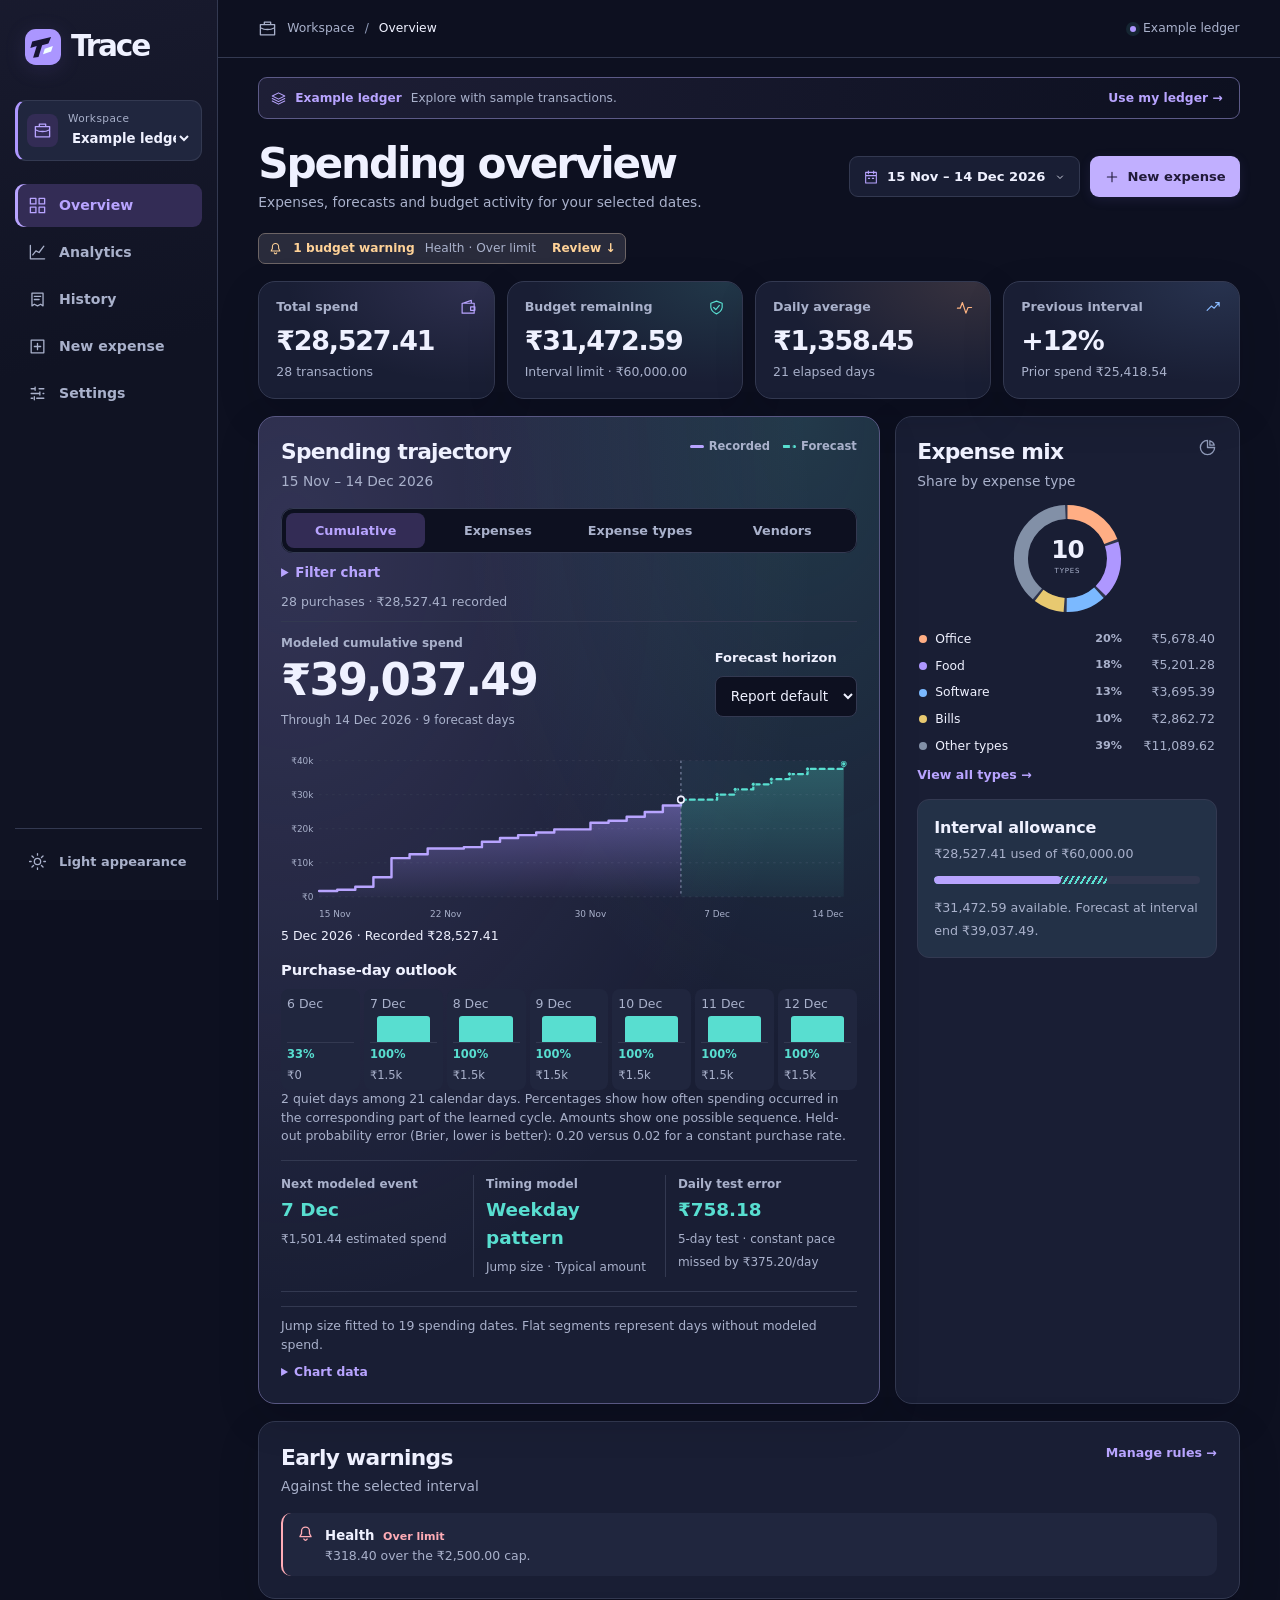
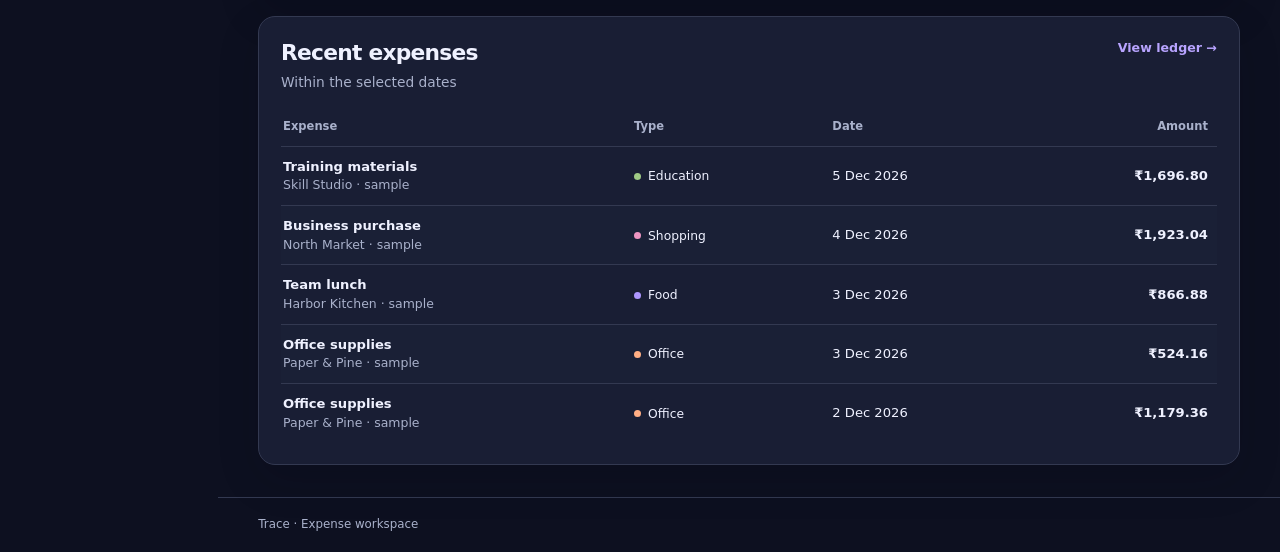
<file: index.html>
<!doctype html>
<html lang="en">
  <head>
    <meta charset="utf-8">
    <meta name="viewport" content="width=device-width, initial-scale=1">
    <meta name="description" content="Private business expense dashboard with interval budgets, spending trends and early warnings.">
    <meta name="theme-color" content="#101222">
    <title>Overview · Trace</title>
    <link rel="icon" href="data:image/svg+xml,%3Csvg%20xmlns%3D%22http%3A%2F%2Fwww.w3.org%2F2000%2Fsvg%22%20width%3D%2236%22%20height%3D%2236%22%20viewBox%3D%220%200%2040%2040%22%20aria-hidden%3D%22true%22%3E%3Crect%20width%3D%2240%22%20height%3D%2240%22%20rx%3D%2212%22%20fill%3D%22%23ab96ff%22%2F%3E%3Cpath%20d%3D%22M8%2014l21-5-3%207-7%202-4%2013-6%201%204-13-7%202z%22%20fill%3D%22%23171531%22%2F%3E%3Cpath%20d%3D%22m22%2022%209-3-2%206-9%203z%22%20fill%3D%22%23f2ffff%22%2F%3E%3C%2Fsvg%3E">
    <link rel="stylesheet" href="style.css">
    <script src="ledger.js" defer></script>
    <script src="reports.js" defer></script>
    <script src="charts.js" defer></script>
    <script src="explorer.js" defer></script>
    <script src="profiles.js" defer></script>
    <script src="script.js" defer></script>
  </head>
  <body data-page="index">
    <a class="skip" href="#main">Skip to content</a>
    <header class="rail">
      <a class="brand" href="index.html" aria-label="Trace home"><svg width="36" height="36" viewBox="0 0 40 40" aria-hidden="true"><rect width="40" height="40" rx="12" fill="#ab96ff"/><path d="M8 14l21-5-3 7-7 2-4 13-6 1 4-13-7 2z" fill="#171531"/><path d="m22 22 9-3-2 6-9 3z" fill="#f2ffff"/></svg><span>Trace</span></a>
      <label class="ledger-picker"><span class="icon" data-icon="briefcase" aria-hidden="true"></span><span>Workspace<select id="ledger" aria-label="Choose workspace"><option value="business">Business ledger</option><option value="example">Example ledger</option></select></span>
      </label>
      <nav class="nav" aria-label="Primary navigation">
        <a href="index.html" aria-current="page"><span class="icon" data-icon="grid" aria-hidden="true"></span><span>Overview</span></a>
        <a href="analysis.html"><span class="icon" data-icon="chart" aria-hidden="true"></span><span>Analytics</span></a>
        <a href="history.html"><span class="icon" data-icon="history" aria-hidden="true"></span><span>History</span></a>
        <a href="input.html"><span class="icon" data-icon="plusbox" aria-hidden="true"></span><span>New expense</span></a>
        <a href="settings.html"><span class="icon" data-icon="sliders" aria-hidden="true"></span><span>Settings</span></a>
      </nav>
      <div class="rail-foot"><button class="rail-link" id="theme-toggle" type="button"><span class="icon" data-icon="sun" aria-hidden="true"></span><span>Light appearance</span></button>
      </div>
    </header>
    <main class="workspace" id="main">
      <div class="topbar"><span class="breadcrumb"><span class="icon" data-icon="briefcase" aria-hidden="true"></span> Workspace <b>/</b> <span id="crumb">Overview</span></span><span class="local-status"><i></i> On this device</span>
      </div>
      <div class="page">
        <noscript>Enable JavaScript to open the ledger and its charts.</noscript>
        <aside id="example-banner" class="example-banner" hidden><span><span class="icon" data-icon="layers" aria-hidden="true"></span><strong>Example ledger</strong><span>Explore with sample transactions.</span></span><button id="use-business" type="button">Use my ledger →</button>
        </aside>
        <div class="page-head">
          <div>
            <h1>Spending overview</h1><p>Expenses, forecasts and budget activity for your selected dates.</p>
          </div>
          <div class="actions"><button class="button date-button" type="button" data-range><span class="icon" data-icon="calendar" aria-hidden="true"></span><span class="range-label">Select interval</span><span class="icon" data-icon="chevron" aria-hidden="true"></span></button><a class="button primary" href="input.html"><span class="icon" data-icon="plus" aria-hidden="true"></span>New expense</a>
          </div>
        </div>
        <section class="kpis" id="kpis" aria-label="Interval totals">
        </section>
        <section class="report-grid" aria-label="Spending charts">
          <article class="card curve-card">
            <div class="card-head">
              <div>
                <h2>Spending trajectory</h2><p id="curve-period"></p>

              </div>
              <div class="key"><span class="violet-dot">Recorded</span><span class="mint-dot">Forecast</span>
              </div>
            </div>
            <fieldset class="view-switch" id="view-switch"><legend class="sr">Chart view</legend>
              <label><input type="radio" name="chart-view" value="cumulative" checked><span>Cumulative</span></label>
              <label><input type="radio" name="chart-view" value="expenses"><span>Expenses</span></label>
              <label><input type="radio" name="chart-view" value="category"><span>Expense types</span></label>
              <label><input type="radio" name="chart-view" value="merchant"><span>Vendors</span></label>
            </fieldset>
            <details class="chart-filters"><summary>Filter chart <span id="scope-count"></span></summary>
              <div class="scope-controls">
                <label>Expense type<select id="forecast-series"></select></label>
                <label>Vendor<select id="scope-vendor"></select></label>
                <label id="compare-label" hidden>Compare with<select id="compare-vendor"></select></label>
                <label>Purchase time<select id="scope-time"><option value="">Any time</option><option value="0">00:00–05:59</option><option value="1">06:00–11:59</option><option value="2">12:00–17:59</option><option value="3">18:00–23:59</option><option value="unknown">Time unknown</option></select></label>
                <label>Cost centre<select id="scope-centre"></select></label>
                <label>Purchase details<input type="search" id="scope-text" placeholder="Description, tag, payment…"></label>
              </div>
            </details>
            <label class="series-label" id="bucket-label" hidden>Group spending by <select id="bucket-unit"><option value="day">Day</option><option value="week">Week</option><option value="month">Month</option></select></label>
            <p id="scope-summary" class="fine" aria-live="polite"></p>
            <div class="forecast-hero" id="forecast-hero" hidden>
              <div><span class="forecast-label">Modeled cumulative spend</span><strong id="forecast-total"></strong><small id="forecast-date"></small></div>
              <label class="horizon-label">Forecast horizon<select id="forecast-horizon">
                <option value="auto">Report default</option><option value="7">Next 7 days</option><option value="30">Next 30 days</option><option value="90">Next 90 days</option>
              </select></label>
            </div>
            <div id="forecast-chart" class="plot">
            </div>
            <section class="occurrence-panel" id="occurrence-panel" hidden><h3>Purchase-day outlook</h3>
              <div class="day-outlook" id="day-outlook"></div><p class="fine" id="occurrence-evidence"></p></section>
            <dl class="forecast-stats" id="forecast-stats" hidden></dl>
            <div class="chart-caption"><span id="forecast-note"></span>
              <details class="table-disclosure">
                <summary>Chart data</summary>
                <div id="curve-table">
                </div>
              </details>
            </div>
          </article>
          <article class="card mix-card">
            <div class="card-head">
              <div>
                <h2>Expense mix</h2><p>Share by expense type</p>
              </div>
              <span class="icon" data-icon="ring" aria-hidden="true"></span>
            </div>
            <div id="mix-chart">
            </div>
            <div id="mix-legend" class="legend-list">
            </div>
            <a class="sub-link mix-more" href="analysis.html#type-report">View all types →</a>
            <section class="budget-outlook" aria-labelledby="allowance-title" hidden><h3 id="allowance-title">Interval allowance</h3>
              <p id="allowance-label"></p><div class="allowance-track" aria-hidden="true"><i></i><b></b></div><small id="allowance-outcome"></small>
            </section>
          </article>
        </section>
        <section class="card" aria-labelledby="alerts-heading">
          <div class="card-head">
            <div>
              <h2 id="alerts-heading">Early warnings</h2><p id="watch-caption">Against the selected interval</p>
            </div>
            <a class="sub-link" href="settings.html">Manage rules →</a>
          </div>
          <div id="alerts-list" class="alert-list" aria-live="polite">
          </div>
        </section>
        <section class="card">
          <div class="card-head">
            <div>
              <h2>Recent expenses</h2><p>Within the selected dates</p>
            </div>
            <a class="sub-link" href="history.html">View ledger →</a>
          </div>
          <div class="table-wrap">
            <table><caption class="sr">Latest expenses in this interval</caption>
              <thead>
                <tr><th scope="col">Expense</th><th scope="col">Type</th><th scope="col">Date</th><th scope="col" class="num">Amount</th>
                </tr>
              </thead>
              <tbody id="recent-list">
              </tbody>
            </table>
          </div>
          <p id="recent-empty" class="empty" hidden>No entries in this interval. <a href="input.html">Record an expense</a>.</p>
        </section>
      </div>
      <footer><span>Trace · Expense workspace</span>
      </footer>
    </main>
    <dialog id="modal" aria-labelledby="modal-title">
      <form id="modal-form">
        <div class="dialog-head">
          <h2 id="modal-title">Settings</h2><button type="button" id="modal-close" class="icon-button" aria-label="Close dialog">×</button>
        </div>
        <div id="modal-body">
        </div>
        <p id="modal-error" class="error" role="alert"></p>
        <div class="actions dialog-actions"><button type="button" class="button quiet" id="modal-cancel">Cancel</button><button type="submit" class="button primary" id="modal-save">Save</button>
        </div>
      </form>
    </dialog>
    <div class="toast" id="toast" role="status" aria-live="polite">
    </div>
  </body>
</html>
</file>
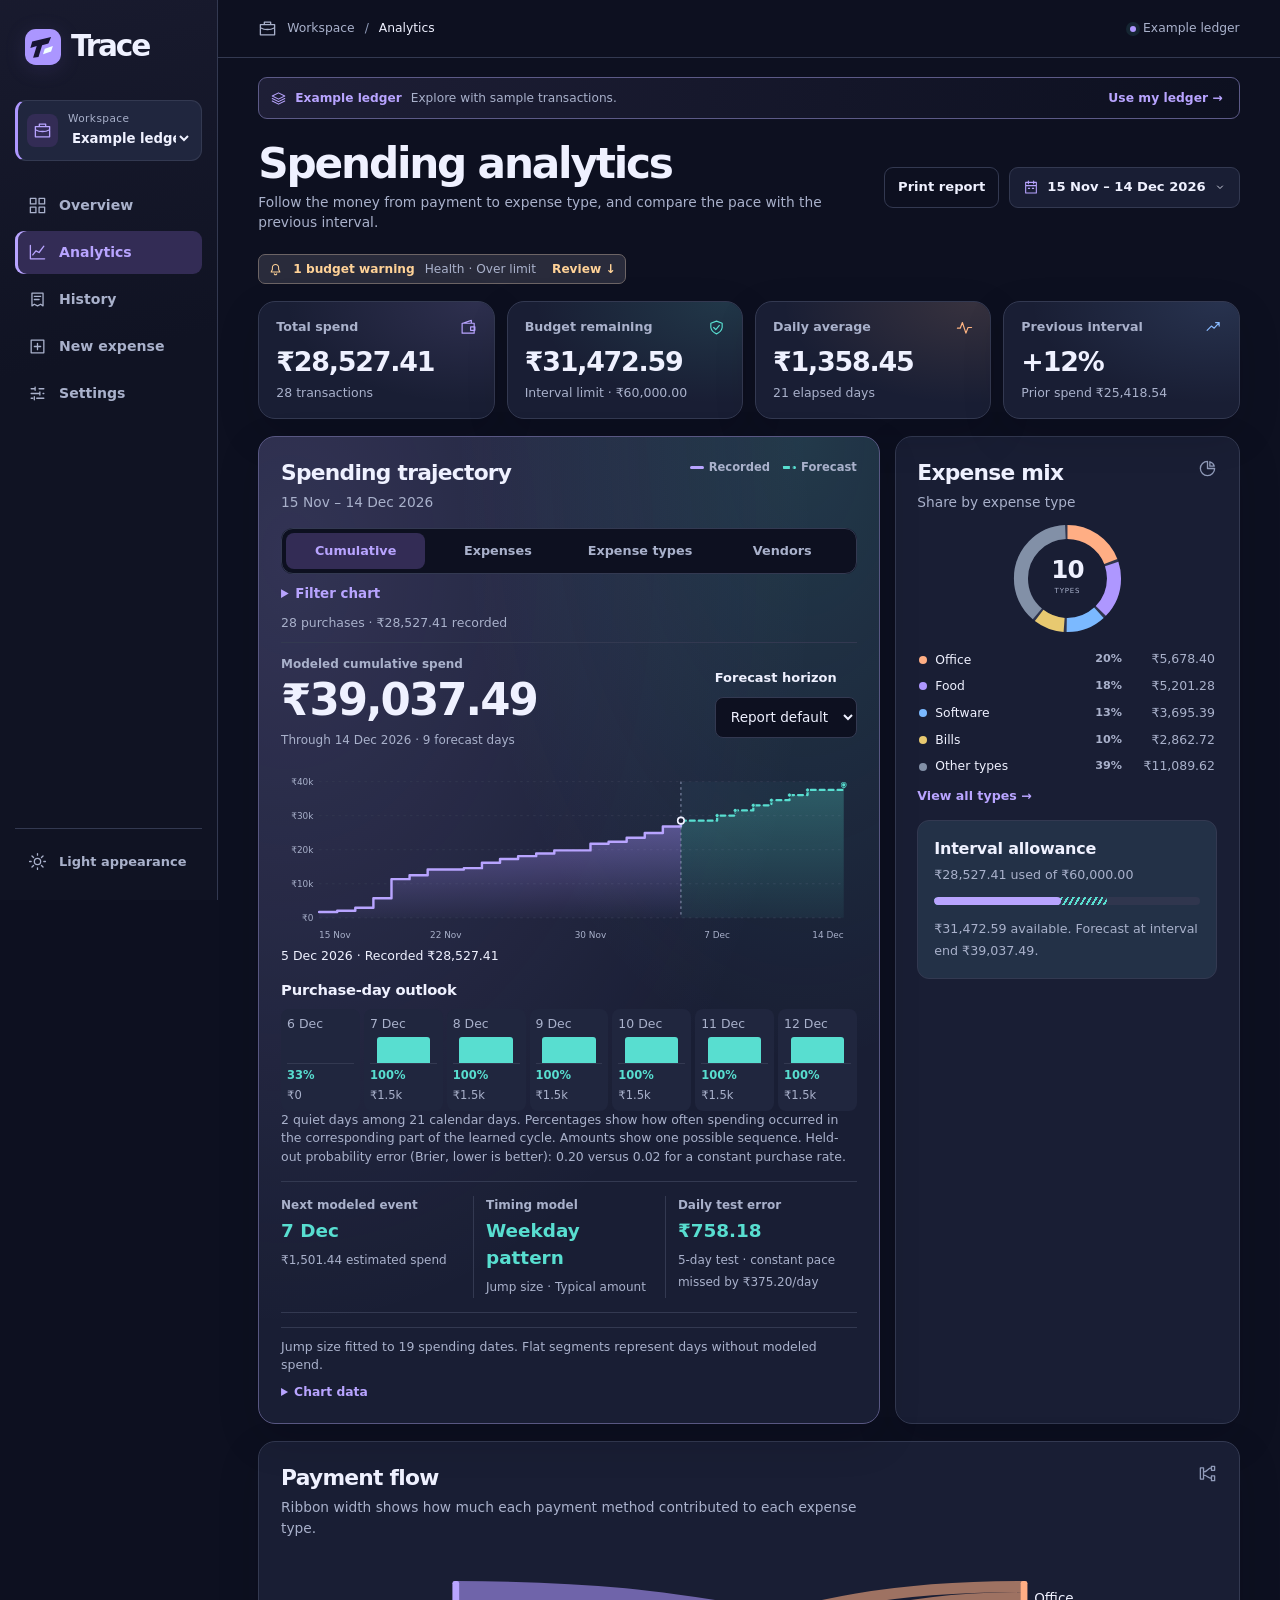
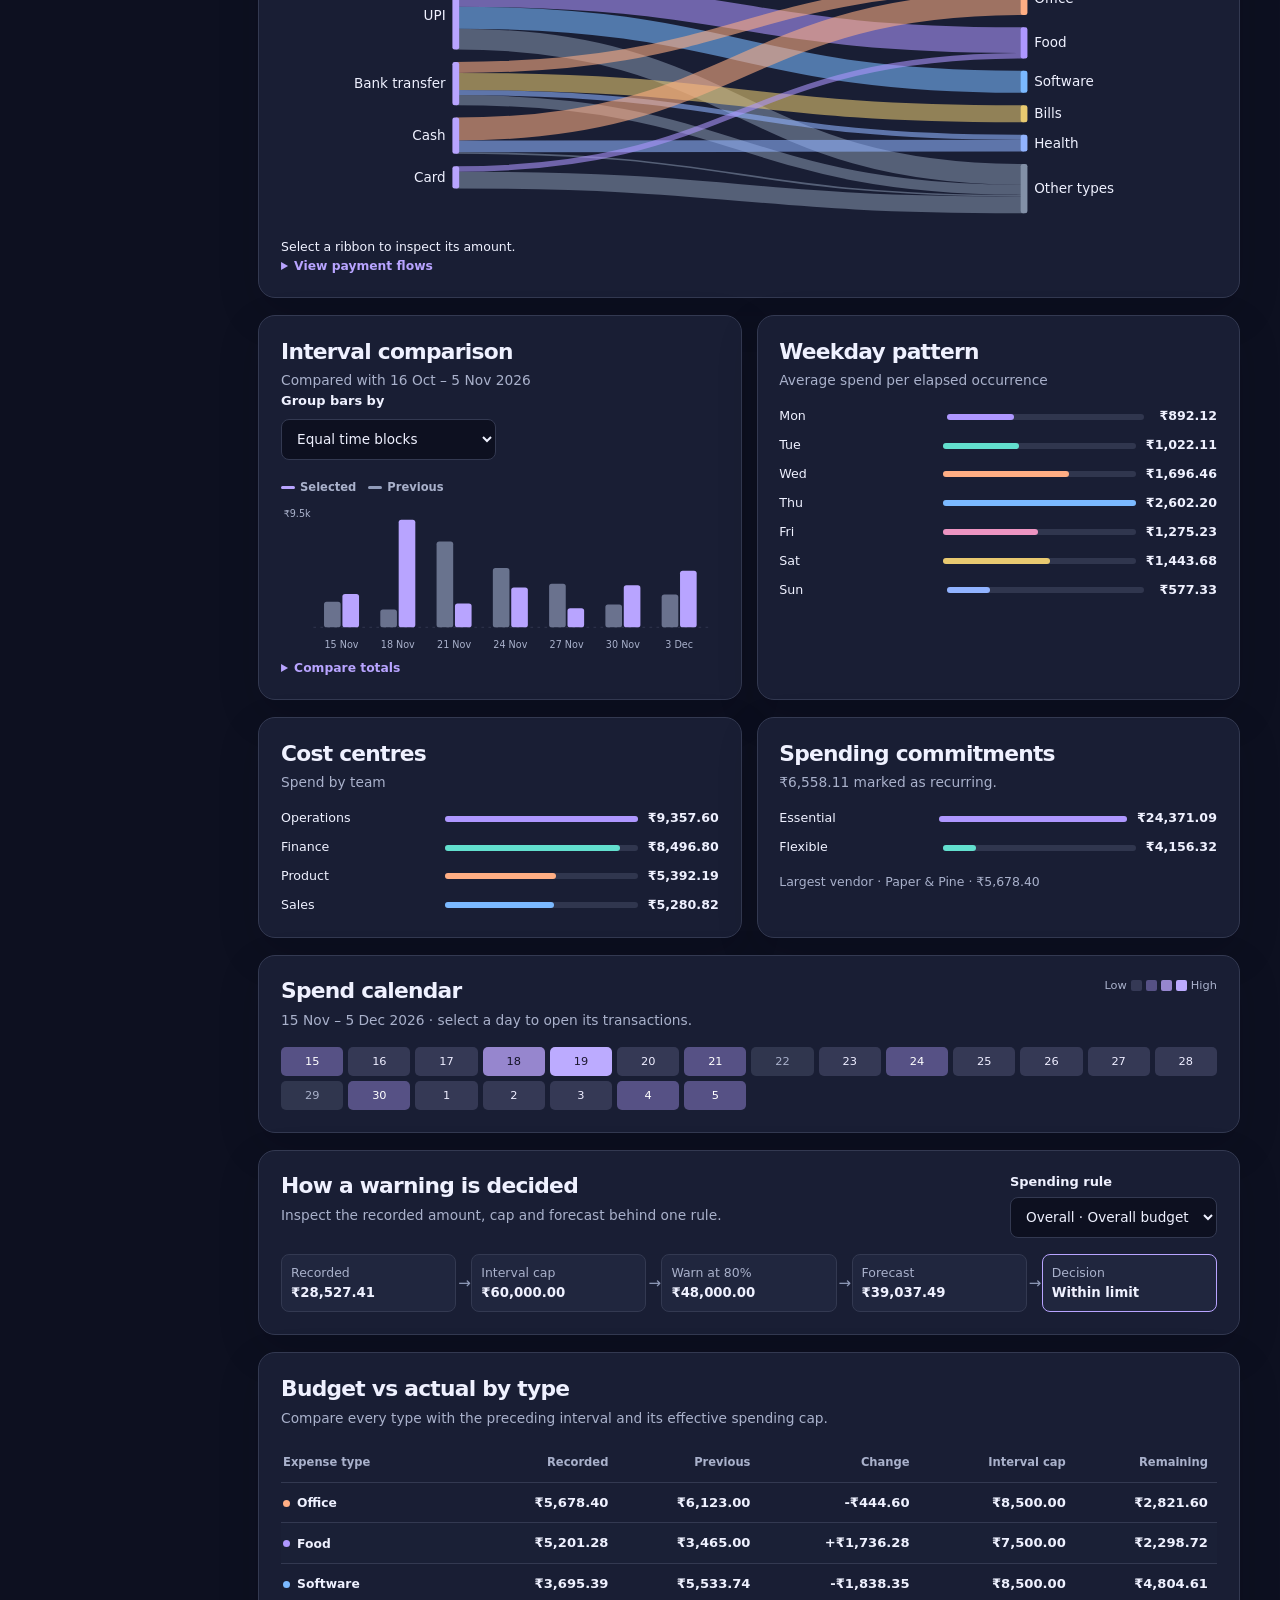
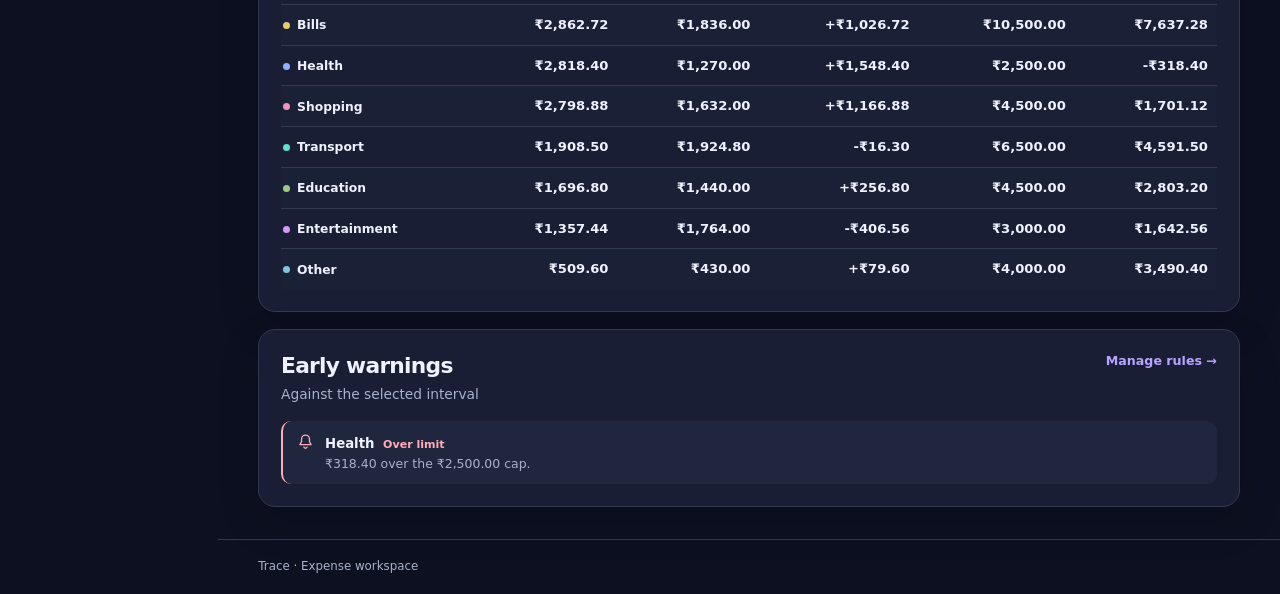
<file: analysis.html>
<!doctype html>
<html lang="en">
  <head>
    <meta charset="utf-8">
    <meta name="viewport" content="width=device-width, initial-scale=1">
    <meta name="description" content="Business analytics with a spending forecast, payment flow, cost centres and previous interval comparisons.">
    <meta name="theme-color" content="#101222">
    <title>Analytics · Trace</title>
    <link rel="icon" href="data:image/svg+xml,%3Csvg%20xmlns%3D%22http%3A%2F%2Fwww.w3.org%2F2000%2Fsvg%22%20width%3D%2236%22%20height%3D%2236%22%20viewBox%3D%220%200%2040%2040%22%20aria-hidden%3D%22true%22%3E%3Crect%20width%3D%2240%22%20height%3D%2240%22%20rx%3D%2212%22%20fill%3D%22%23ab96ff%22%2F%3E%3Cpath%20d%3D%22M8%2014l21-5-3%207-7%202-4%2013-6%201%204-13-7%202z%22%20fill%3D%22%23171531%22%2F%3E%3Cpath%20d%3D%22m22%2022%209-3-2%206-9%203z%22%20fill%3D%22%23f2ffff%22%2F%3E%3C%2Fsvg%3E">
    <link rel="stylesheet" href="style.css">
    <script src="ledger.js" defer></script>
    <script src="reports.js" defer></script>
    <script src="charts.js" defer></script>
    <script src="explorer.js" defer></script>
    <script src="profiles.js" defer></script>
    <script src="script.js" defer></script>
  </head>
  <body data-page="analysis">
    <a class="skip" href="#main">Skip to content</a>
    <header class="rail">
      <a class="brand" href="index.html" aria-label="Trace home"><svg width="36" height="36" viewBox="0 0 40 40" aria-hidden="true"><rect width="40" height="40" rx="12" fill="#ab96ff"/><path d="M8 14l21-5-3 7-7 2-4 13-6 1 4-13-7 2z" fill="#171531"/><path d="m22 22 9-3-2 6-9 3z" fill="#f2ffff"/></svg><span>Trace</span></a>
      <label class="ledger-picker"><span class="icon" data-icon="briefcase" aria-hidden="true"></span><span>Workspace<select id="ledger" aria-label="Choose workspace"><option value="business">Business ledger</option><option value="example">Example ledger</option></select></span>
      </label>
      <nav class="nav" aria-label="Primary navigation">
        <a href="index.html"><span class="icon" data-icon="grid" aria-hidden="true"></span><span>Overview</span></a>
        <a href="analysis.html" aria-current="page"><span class="icon" data-icon="chart" aria-hidden="true"></span><span>Analytics</span></a>
        <a href="history.html"><span class="icon" data-icon="history" aria-hidden="true"></span><span>History</span></a>
        <a href="input.html"><span class="icon" data-icon="plusbox" aria-hidden="true"></span><span>New expense</span></a>
        <a href="settings.html"><span class="icon" data-icon="sliders" aria-hidden="true"></span><span>Settings</span></a>
      </nav>
      <div class="rail-foot"><button class="rail-link" id="theme-toggle" type="button"><span class="icon" data-icon="sun" aria-hidden="true"></span><span>Light appearance</span></button>
      </div>
    </header>
    <main class="workspace" id="main">
      <div class="topbar"><span class="breadcrumb"><span class="icon" data-icon="briefcase" aria-hidden="true"></span> Workspace <b>/</b> <span id="crumb">Analytics</span></span><span class="local-status"><i></i> On this device</span>
      </div>
      <div class="page">
        <noscript>Enable JavaScript to open the ledger and its charts.</noscript>
        <aside id="example-banner" class="example-banner" hidden><span><span class="icon" data-icon="layers" aria-hidden="true"></span><strong>Example ledger</strong><span>Explore with sample transactions.</span></span><button id="use-business" type="button">Use my ledger →</button>
        </aside>
        <div class="page-head">
          <div>
            <h1>Spending analytics</h1><p>Follow the money from payment to expense type, and compare the pace with the previous interval.</p>
          </div>
          <div class="actions"><button class="button quiet" type="button" id="print-report">Print report</button><button class="button date-button" type="button" data-range><span class="icon" data-icon="calendar" aria-hidden="true"></span><span class="range-label">Select interval</span><span class="icon" data-icon="chevron" aria-hidden="true"></span></button>
          </div>
        </div>
        <section class="kpis" id="kpis" aria-label="Interval totals">
        </section>
        <div class="report-grid">
          <article class="card curve-card">
            <div class="card-head">
              <div>
                <h2>Spending trajectory</h2><p id="curve-period"></p>

              </div>
              <div class="key"><span class="violet-dot">Recorded</span><span class="mint-dot">Forecast</span>
              </div>
            </div>
            <fieldset class="view-switch" id="view-switch"><legend class="sr">Chart view</legend>
              <label><input type="radio" name="chart-view" value="cumulative" checked><span>Cumulative</span></label>
              <label><input type="radio" name="chart-view" value="expenses"><span>Expenses</span></label>
              <label><input type="radio" name="chart-view" value="category"><span>Expense types</span></label>
              <label><input type="radio" name="chart-view" value="merchant"><span>Vendors</span></label>
            </fieldset>
            <details class="chart-filters"><summary>Filter chart <span id="scope-count"></span></summary>
              <div class="scope-controls">
                <label>Expense type<select id="forecast-series"></select></label>
                <label>Vendor<select id="scope-vendor"></select></label>
                <label id="compare-label" hidden>Compare with<select id="compare-vendor"></select></label>
                <label>Purchase time<select id="scope-time"><option value="">Any time</option><option value="0">00:00–05:59</option><option value="1">06:00–11:59</option><option value="2">12:00–17:59</option><option value="3">18:00–23:59</option><option value="unknown">Time unknown</option></select></label>
                <label>Cost centre<select id="scope-centre"></select></label>
                <label>Purchase details<input type="search" id="scope-text" placeholder="Description, tag, payment…"></label>
              </div>
            </details>
            <label class="series-label" id="bucket-label" hidden>Group spending by <select id="bucket-unit"><option value="day">Day</option><option value="week">Week</option><option value="month">Month</option></select></label>
            <p id="scope-summary" class="fine" aria-live="polite"></p>
            <div class="forecast-hero" id="forecast-hero" hidden>
              <div><span class="forecast-label">Modeled cumulative spend</span><strong id="forecast-total"></strong><small id="forecast-date"></small></div>
              <label class="horizon-label">Forecast horizon<select id="forecast-horizon">
                <option value="auto">Report default</option><option value="7">Next 7 days</option><option value="30">Next 30 days</option><option value="90">Next 90 days</option>
              </select></label>
            </div>
            <div id="forecast-chart" class="plot">
            </div>
            <section class="occurrence-panel" id="occurrence-panel" hidden><h3>Purchase-day outlook</h3>
              <div class="day-outlook" id="day-outlook"></div><p class="fine" id="occurrence-evidence"></p></section>
            <dl class="forecast-stats" id="forecast-stats" hidden></dl>
            <div class="chart-caption"><span id="forecast-note"></span>
              <details class="table-disclosure">
                <summary>Chart data</summary>
                <div id="curve-table">
                </div>
              </details>
            </div>
          </article>
          <article class="card mix-card">
            <div class="card-head">
              <div>
                <h2>Expense mix</h2><p>Share by expense type</p>
              </div>
              <span class="icon" data-icon="ring" aria-hidden="true"></span>
            </div>
            <div id="mix-chart">
            </div>
            <div id="mix-legend" class="legend-list">
            </div>
            <a class="sub-link mix-more" href="analysis.html#type-report">View all types →</a>
            <section class="budget-outlook" aria-labelledby="allowance-title" hidden><h3 id="allowance-title">Interval allowance</h3>
              <p id="allowance-label"></p><div class="allowance-track" aria-hidden="true"><i></i><b></b></div><small id="allowance-outcome"></small>
            </section>
          </article>
        </div>
        <article class="card">
          <div class="card-head">
            <div>
              <h2>Payment flow</h2><p>Ribbon width shows how much each payment method contributed to each expense type.</p>
            </div>
            <span class="icon" data-icon="flow" aria-hidden="true"></span>
          </div>
          <div id="flow-chart" class="plot">
          </div>
          <details class="table-disclosure">
            <summary>View payment flows</summary>
            <div id="flow-table">
            </div>
          </details>
        </article>
        <div class="report-pair">
          <article class="card">
            <div class="card-head">
              <div>
              <h2>Interval comparison</h2><p id="comparison-dates"></p>
              <label>Group bars by<select id="trend-grouping"><option value="even">Equal time blocks</option><option value="month">Calendar month</option></select></label>
              </div>
            </div>
            <div class="key"><span class="violet-dot">Selected</span><span class="grey-dot">Previous</span>
            </div>
            <div class="plot" id="trend-chart">
            </div>
            <details class="table-disclosure">
              <summary>Compare totals</summary>
              <div id="trend-table">
              </div>
            </details>
          </article>
          <article class="card">
            <div class="card-head">
              <div>
                <h2>Weekday pattern</h2><p>Average spend per elapsed occurrence</p>
              </div>
            </div>
            <div class="bars" id="weekday-chart">
            </div>
          </article>
        </div>
        <div class="report-pair">
          <article class="card">
            <div class="card-head">
              <div>
                <h2>Cost centres</h2><p>Spend by team</p>
              </div>
            </div>
            <div class="bars" id="centre-chart">
            </div>
          </article>
          <article class="card">
            <div class="card-head">
              <div>
                <h2>Spending commitments</h2><p id="commitments"></p>
              </div>
            </div>
            <div id="nature-chart" class="bars">
            </div>
            <p class="fine" id="vendor-insight"></p>
          </article>
        </div>
        <article class="card">
          <div class="card-head">
            <div>
              <h2>Spend calendar</h2><p id="calendar-period"></p>
            </div>
            <span class="heat-key">Low <i></i><i></i><i></i><i></i> High</span>
          </div>
          <div id="spend-calendar" class="heat-grid" aria-label="Spend by day">
          </div>
        </article>
        <article class="card">
          <div class="card-head">
            <div>
              <h2>How a warning is decided</h2><p>Inspect the recorded amount, cap and forecast behind one rule.</p>
            </div>
            <label>Spending rule<select id="decision-rule"></select>
            </label>
          </div>
          <ol id="decision-flow" class="decision-flow" aria-label="Warning decision flowchart">
          </ol>
        </article>
        <section class="card" id="type-report" aria-labelledby="type-report-title">
          <div class="card-head"><div><h2 id="type-report-title">Budget vs actual by type</h2>
          <p>Compare every type with the preceding interval and its effective spending cap.</p></div></div>
          <div class="table-wrap" tabindex="0" role="region" aria-label="All expense types">
            <table><caption class="sr">Type spend, prior spend, change, cap and remaining allowance</caption>
              <thead><tr><th scope="col">Expense type</th><th scope="col" class="num">Recorded</th><th scope="col" class="num">Previous</th><th scope="col" class="num">Change</th><th scope="col" class="num">Interval cap</th><th scope="col" class="num">Remaining</th></tr></thead>
              <tbody id="type-report-rows"></tbody>
            </table>
          </div>
        </section>
        <section class="card" aria-labelledby="alerts-heading">
          <div class="card-head">
            <div>
              <h2 id="alerts-heading">Early warnings</h2><p id="watch-caption">Against the selected interval</p>
            </div>
            <a class="sub-link" href="settings.html">Manage rules →</a>
          </div>
          <div id="alerts-list" class="alert-list" aria-live="polite">
          </div>
        </section>
      </div>
      <footer><span>Trace · Expense workspace</span>
      </footer>
    </main>
    <dialog id="modal" aria-labelledby="modal-title">
      <form id="modal-form">
        <div class="dialog-head">
          <h2 id="modal-title">Settings</h2><button type="button" id="modal-close" class="icon-button" aria-label="Close dialog">×</button>
        </div>
        <div id="modal-body">
        </div>
        <p id="modal-error" class="error" role="alert"></p>
        <div class="actions dialog-actions"><button type="button" class="button quiet" id="modal-cancel">Cancel</button><button type="submit" class="button primary" id="modal-save">Save</button>
        </div>
      </form>
    </dialog>
    <div class="toast" id="toast" role="status" aria-live="polite">
    </div>
  </body>
</html>
</file>
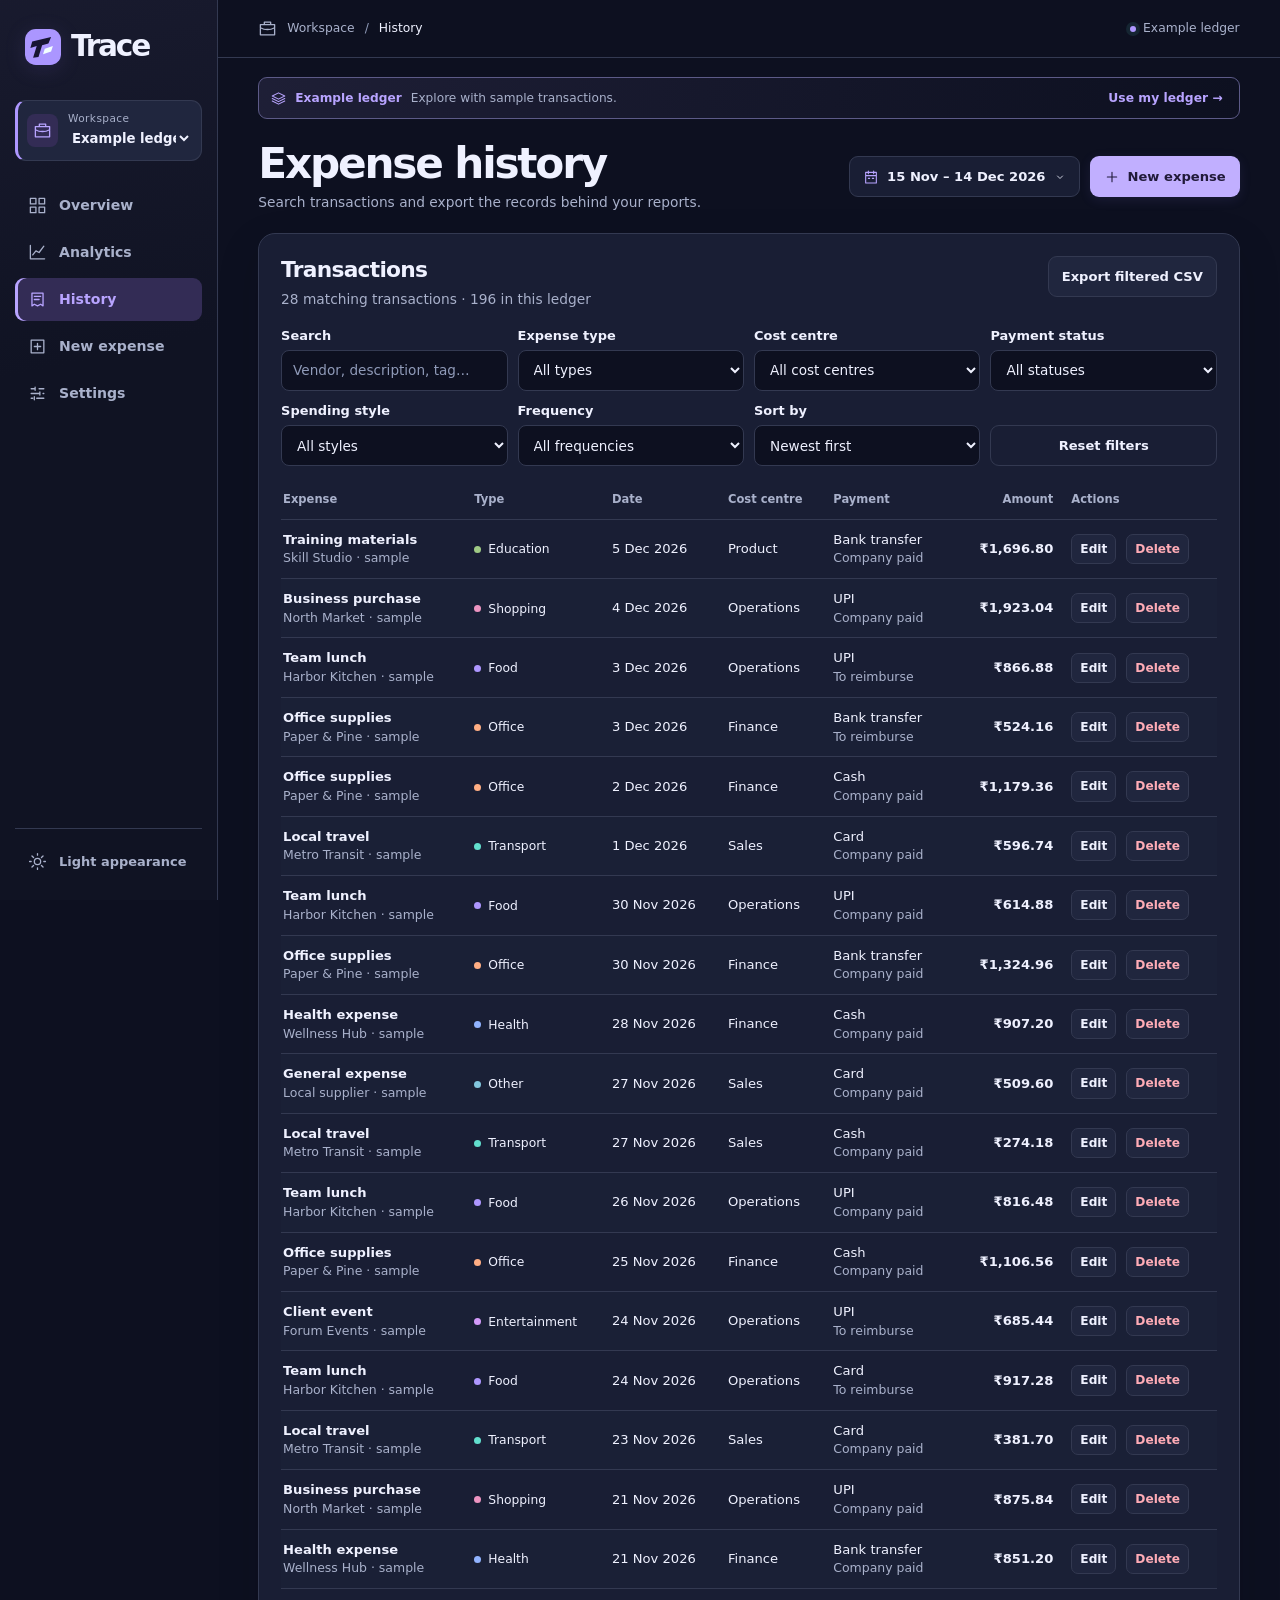
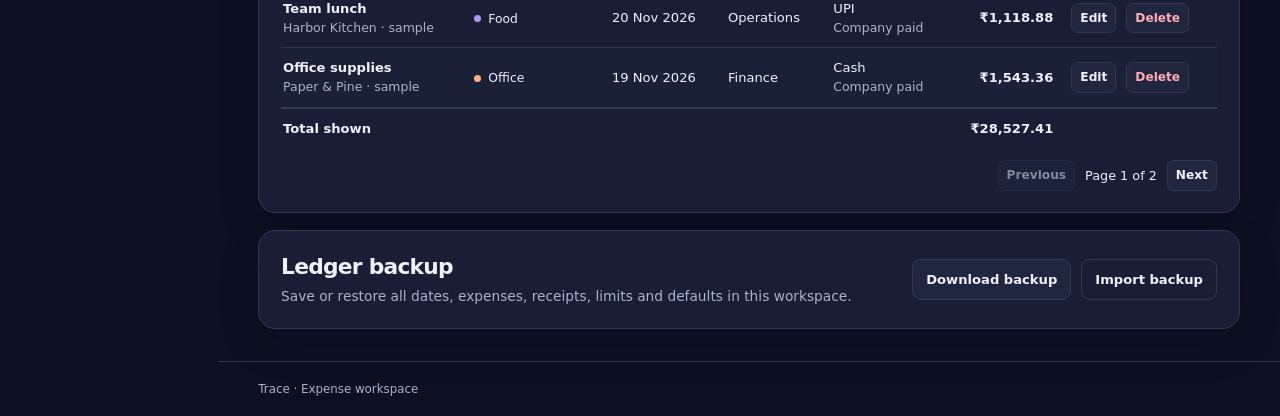
<file: history.html>
<!doctype html>
<html lang="en">
  <head>
    <meta charset="utf-8">
    <meta name="viewport" content="width=device-width, initial-scale=1">
    <meta name="description" content="Review, filter and export your locally stored business expense ledger.">
    <meta name="theme-color" content="#101222">
    <title>History · Trace</title>
    <link rel="icon" href="data:image/svg+xml,%3Csvg%20xmlns%3D%22http%3A%2F%2Fwww.w3.org%2F2000%2Fsvg%22%20width%3D%2236%22%20height%3D%2236%22%20viewBox%3D%220%200%2040%2040%22%20aria-hidden%3D%22true%22%3E%3Crect%20width%3D%2240%22%20height%3D%2240%22%20rx%3D%2212%22%20fill%3D%22%23ab96ff%22%2F%3E%3Cpath%20d%3D%22M8%2014l21-5-3%207-7%202-4%2013-6%201%204-13-7%202z%22%20fill%3D%22%23171531%22%2F%3E%3Cpath%20d%3D%22m22%2022%209-3-2%206-9%203z%22%20fill%3D%22%23f2ffff%22%2F%3E%3C%2Fsvg%3E">
    <link rel="stylesheet" href="style.css">
    <script src="ledger.js" defer></script>
    <script src="reports.js" defer></script>
    <script src="charts.js" defer></script>
    <script src="transactions.js" defer></script>
    <script src="profiles.js" defer></script>
    <script src="script.js" defer></script>
  </head>
  <body data-page="history">
    <a class="skip" href="#main">Skip to content</a>
    <header class="rail">
      <a class="brand" href="index.html" aria-label="Trace home"><svg width="36" height="36" viewBox="0 0 40 40" aria-hidden="true"><rect width="40" height="40" rx="12" fill="#ab96ff"/><path d="M8 14l21-5-3 7-7 2-4 13-6 1 4-13-7 2z" fill="#171531"/><path d="m22 22 9-3-2 6-9 3z" fill="#f2ffff"/></svg><span>Trace</span></a>
      <label class="ledger-picker"><span class="icon" data-icon="briefcase" aria-hidden="true"></span><span>Workspace<select id="ledger" aria-label="Choose workspace"><option value="business">Business ledger</option><option value="example">Example ledger</option></select></span>
      </label>
      <nav class="nav" aria-label="Primary navigation">
        <a href="index.html"><span class="icon" data-icon="grid" aria-hidden="true"></span><span>Overview</span></a>
        <a href="analysis.html"><span class="icon" data-icon="chart" aria-hidden="true"></span><span>Analytics</span></a>
        <a href="history.html" aria-current="page"><span class="icon" data-icon="history" aria-hidden="true"></span><span>History</span></a>
        <a href="input.html"><span class="icon" data-icon="plusbox" aria-hidden="true"></span><span>New expense</span></a>
        <a href="settings.html"><span class="icon" data-icon="sliders" aria-hidden="true"></span><span>Settings</span></a>
      </nav>
      <div class="rail-foot"><button class="rail-link" id="theme-toggle" type="button"><span class="icon" data-icon="sun" aria-hidden="true"></span><span>Light appearance</span></button>
      </div>
    </header>
    <main class="workspace" id="main">
      <div class="topbar"><span class="breadcrumb"><span class="icon" data-icon="briefcase" aria-hidden="true"></span> Workspace <b>/</b> <span id="crumb">History</span></span><span class="local-status"><i></i> On this device</span>
      </div>
      <div class="page">
        <noscript>Enable JavaScript to open the ledger and its charts.</noscript>
        <aside id="example-banner" class="example-banner" hidden><span><span class="icon" data-icon="layers" aria-hidden="true"></span><strong>Example ledger</strong><span>Explore with sample transactions.</span></span><button id="use-business" type="button">Use my ledger →</button>
        </aside>
        <div class="page-head">
          <div>
            <h1>Expense history</h1><p>Search transactions and export the records behind your reports.</p>
          </div>
          <div class="actions"><button class="button date-button" type="button" data-range><span class="icon" data-icon="calendar" aria-hidden="true"></span><span class="range-label">Select interval</span><span class="icon" data-icon="chevron" aria-hidden="true"></span></button><a class="button primary" href="input.html"><span class="icon" data-icon="plus" aria-hidden="true"></span>New expense</a>
          </div>
        </div>
        <section class="card">
          <div class="card-head">
            <div>
              <h2>Transactions</h2><p id="history-status" role="status"></p>
            </div>
            <button type="button" id="csv-export" class="button secondary">Export filtered CSV</button>
          </div>
          <form class="filter-grid" id="filters" role="search">
            <label>Search<input id="search-input" name="search" type="search" placeholder="Vendor, description, tag…" autocomplete="off">
            </label>
            <label>Expense type<select name="category" id="category-filter"></select>
            </label>
            <label>Cost centre<select name="centre"></select>
            </label>
            <label>Payment status<select name="status"></select>
            </label>
            <label>Spending style<select name="nature"><option value="">All styles</option><option value="essential">Essential</option><option value="flexible">Flexible</option></select>
            </label>
            <label>Frequency<select name="recurring"></select>
            </label>
            <label>Sort by<select name="sort" id="sort-by"><option value="newest">Newest first</option><option value="oldest">Oldest first</option><option value="high">Highest amount</option><option value="low">Lowest amount</option><option value="name">Description A–Z</option></select>
            </label><button type="reset" class="button quiet">Reset filters</button>
          </form>
          <div class="table-wrap" tabindex="0" role="region" aria-label="Scrollable expense history">
            <table><caption class="sr">Expenses matching the selected interval and filters</caption>
              <thead>
                <tr><th scope="col">Expense</th><th scope="col">Type</th><th scope="col">Date</th><th scope="col">Cost centre</th><th scope="col">Payment</th><th scope="col" class="num">Amount</th><th scope="col">Actions</th>
                </tr>
              </thead>
              <tbody id="history-list">
              </tbody>
              <tfoot>
                <tr><th scope="row" colspan="5">Total shown</th><td class="num" id="filtered-total"></td><td></td>
                </tr>
              </tfoot>
            </table>
          </div>
          <p id="history-empty" class="empty" hidden>No matching expenses. Adjust your dates or filters, or <a href="input.html">record an expense</a>.</p>
          <div class="actions pager" id="pager">
          </div>
        </section>
        <section class="card row-card">
          <div>
            <h2>Ledger backup</h2><p>Save or restore all dates, expenses, receipts, limits and defaults in this workspace.</p>
          </div>
          <div class="actions"><button class="button secondary" id="export-btn">Download backup</button><button class="button quiet" id="import-btn" type="button">Import backup</button><input id="import-file" type="file" accept=".json,.txt,application/json,text/plain" hidden>
          </div>
        </section>
      </div>
      <footer><span>Trace · Expense workspace</span>
      </footer>
    </main>
    <dialog id="modal" aria-labelledby="modal-title">
      <form id="modal-form">
        <div class="dialog-head">
          <h2 id="modal-title">Settings</h2><button type="button" id="modal-close" class="icon-button" aria-label="Close dialog">×</button>
        </div>
        <div id="modal-body">
        </div>
        <p id="modal-error" class="error" role="alert"></p>
        <div class="actions dialog-actions"><button type="button" class="button quiet" id="modal-cancel">Cancel</button><button type="submit" class="button primary" id="modal-save">Save</button>
        </div>
      </form>
    </dialog>
    <div class="toast" id="toast" role="status" aria-live="polite">
    </div>
  </body>
</html>
</file>
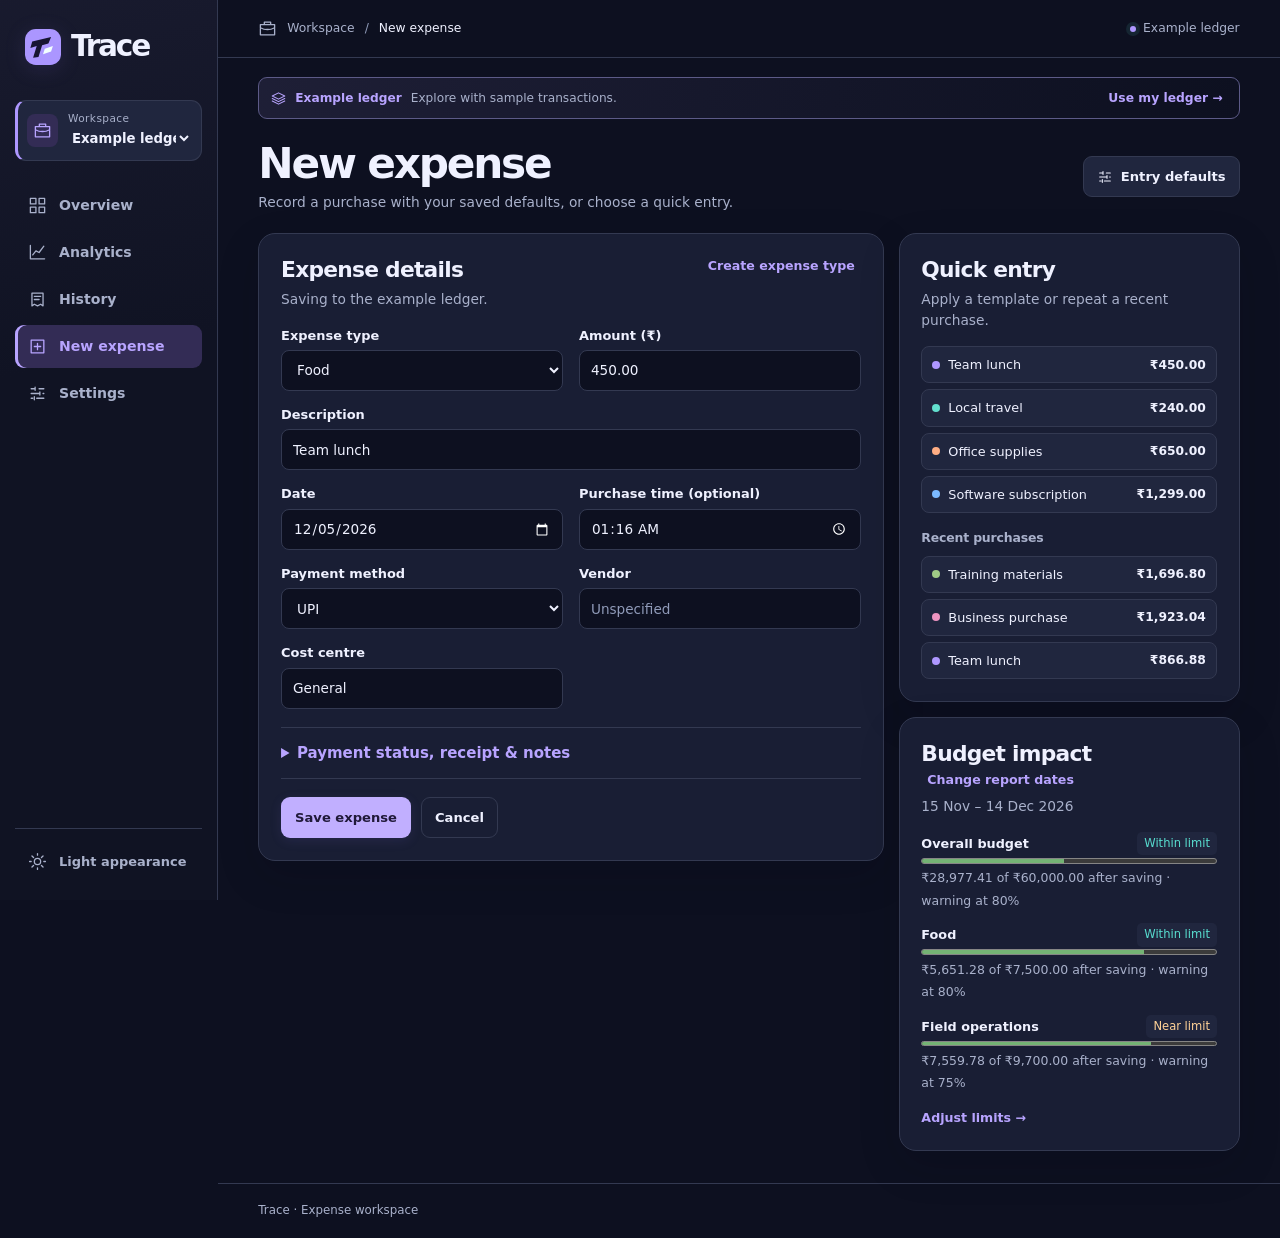
<file: input.html>
<!doctype html>
<html lang="en">
  <head>
    <meta charset="utf-8">
    <meta name="viewport" content="width=device-width, initial-scale=1">
    <meta name="description" content="Add a business expense with quick templates, vendor, receipt, cost centre and a live budget check.">
    <meta name="theme-color" content="#101222">
    <title>New expense · Trace</title>
    <link rel="icon" href="data:image/svg+xml,%3Csvg%20xmlns%3D%22http%3A%2F%2Fwww.w3.org%2F2000%2Fsvg%22%20width%3D%2236%22%20height%3D%2236%22%20viewBox%3D%220%200%2040%2040%22%20aria-hidden%3D%22true%22%3E%3Crect%20width%3D%2240%22%20height%3D%2240%22%20rx%3D%2212%22%20fill%3D%22%23ab96ff%22%2F%3E%3Cpath%20d%3D%22M8%2014l21-5-3%207-7%202-4%2013-6%201%204-13-7%202z%22%20fill%3D%22%23171531%22%2F%3E%3Cpath%20d%3D%22m22%2022%209-3-2%206-9%203z%22%20fill%3D%22%23f2ffff%22%2F%3E%3C%2Fsvg%3E">
    <link rel="stylesheet" href="style.css">
    <script src="ledger.js" defer></script>
    <script src="reports.js" defer></script>
    <script src="charts.js" defer></script>
    <script src="settings.js" defer></script>
    <script src="transactions.js" defer></script>
    <script src="profiles.js" defer></script>
    <script src="script.js" defer></script>
  </head>
  <body data-page="input">
    <a class="skip" href="#main">Skip to content</a>
    <header class="rail">
      <a class="brand" href="index.html" aria-label="Trace home"><svg width="36" height="36" viewBox="0 0 40 40" aria-hidden="true"><rect width="40" height="40" rx="12" fill="#ab96ff"/><path d="M8 14l21-5-3 7-7 2-4 13-6 1 4-13-7 2z" fill="#171531"/><path d="m22 22 9-3-2 6-9 3z" fill="#f2ffff"/></svg><span>Trace</span></a>
      <label class="ledger-picker"><span class="icon" data-icon="briefcase" aria-hidden="true"></span><span>Workspace<select id="ledger" aria-label="Choose workspace"><option value="business">Business ledger</option><option value="example">Example ledger</option></select></span>
      </label>
      <nav class="nav" aria-label="Primary navigation">
        <a href="index.html"><span class="icon" data-icon="grid" aria-hidden="true"></span><span>Overview</span></a>
        <a href="analysis.html"><span class="icon" data-icon="chart" aria-hidden="true"></span><span>Analytics</span></a>
        <a href="history.html"><span class="icon" data-icon="history" aria-hidden="true"></span><span>History</span></a>
        <a href="input.html" aria-current="page"><span class="icon" data-icon="plusbox" aria-hidden="true"></span><span>New expense</span></a>
        <a href="settings.html"><span class="icon" data-icon="sliders" aria-hidden="true"></span><span>Settings</span></a>
      </nav>
      <div class="rail-foot"><button class="rail-link" id="theme-toggle" type="button"><span class="icon" data-icon="sun" aria-hidden="true"></span><span>Light appearance</span></button>
      </div>
    </header>
    <main class="workspace" id="main">
      <div class="topbar"><span class="breadcrumb"><span class="icon" data-icon="briefcase" aria-hidden="true"></span> Workspace <b>/</b> <span id="crumb">New expense</span></span><span class="local-status"><i></i> On this device</span>
      </div>
      <div class="page">
        <noscript>Enable JavaScript to open the ledger and its charts.</noscript>
        <aside id="example-banner" class="example-banner" hidden><span><span class="icon" data-icon="layers" aria-hidden="true"></span><strong>Example ledger</strong><span>Explore with sample transactions.</span></span><button id="use-business" type="button">Use my ledger →</button>
        </aside>
        <div class="page-head">
          <div>
            <h1 id="entry-title">New expense</h1><p>Record a purchase with your saved defaults, or choose a quick entry.</p>
          </div>
          <div class="actions"><a class="button secondary" href="settings.html#defaults"><span class="icon" data-icon="sliders" aria-hidden="true"></span> Entry defaults</a>
          </div>
        </div>
        <div class="entry-grid">
          <section class="card">
            <div class="card-head">
              <div>
                <h2>Expense details</h2><p id="entry-workspace"></p>
              </div>
            </div>
            <form id="expense-form">
              <fieldset class="fields">
                <legend class="sr">Expense details</legend>
                <label>Expense type<select id="category" name="category" required></select>
                </label>
                <label>Amount (₹)<input id="amount" name="amount" type="number" min=".01" max="10000000" step=".01" inputmode="decimal" required>
                </label>
                <label class="wide">Description<input id="description" name="description" type="text" maxlength="80" list="suggest-descriptions" required><datalist id="suggest-descriptions"></datalist>
                </label>
                <label>Date<input id="date" name="date" type="date" required>
                </label>
                <label>Purchase time (optional)<input type="time" name="time" id="purchase-time"></label>
                  <label>Payment method<select id="payment-method" name="paymentMethod"></select>
                </label>
                <label>Vendor<input id="merchant" name="merchant" type="text" maxlength="60" list="vendors" placeholder="Unspecified"><datalist id="vendors"></datalist>
                </label>
                <label>Cost centre<input id="centre" name="centre" type="text" list="centres" maxlength="50" required><datalist id="centres"></datalist>
                </label>
              </fieldset>
              <details class="entry-details" id="more-details">
                <summary>Payment status, receipt &amp; notes</summary>
                <div class="fields">
                  <label>Payment status<select id="expense-status" name="status"></select>
                  </label>
                  <label>Frequency<select name="recurring" id="recurring"></select>
                  </label>
                  <label>Spending style<select name="nature" id="nature"><option value="essential">Essential</option><option value="flexible">Flexible</option></select>
                  </label>
                  <label>Tags<input id="tags" name="tags" maxlength="80" placeholder="Separate tags with commas">
                  </label>
                  <label class="wide">Note<textarea name="note" id="note" rows="2" maxlength="400"></textarea>
                  </label>
                  <label class="wide">Receipt image<input id="receipt" type="file" accept="image/png,image/jpeg,image/webp"><small>PNG, JPEG or WebP, up to 400 KB.</small>
                  </label>
                  <div class="wide" id="receipt-preview">
                  </div>
                </div>
              </details>
              <p class="error" id="form-error" role="alert"></p>
              <div class="actions"><button id="save-expense" class="button primary" type="submit">Save expense</button><a href="history.html" class="button quiet">Cancel</a>
              </div>
            </form>
          </section>
          <aside class="stack">
            <section class="card">
              <div class="card-head">
                <div>
                  <h2>Quick entry</h2><p>Apply a template or repeat a recent purchase.</p>
                </div>
              </div>
              <div id="templates" class="shortcut-list">
              </div>
              <div id="recent-templates" class="shortcut-list">
              </div>
            </section>
            <section class="card">
              <div class="card-head">
                <div>
                  <h2>Budget impact</h2><button class="text-button" type="button" data-range>Change report dates</button><p id="impact-range"></p>
                </div>
              </div>
              <div id="entry-impact" aria-live="polite">
              </div>
              <a class="sub-link" href="settings.html#rules">Adjust limits →</a>
            </section>
          </aside>
        </div>
      </div>
      <footer><span>Trace · Expense workspace</span>
      </footer>
    </main>
    <dialog id="modal" aria-labelledby="modal-title">
      <form id="modal-form">
        <div class="dialog-head">
          <h2 id="modal-title">Settings</h2><button type="button" id="modal-close" class="icon-button" aria-label="Close dialog">×</button>
        </div>
        <div id="modal-body">
        </div>
        <p id="modal-error" class="error" role="alert"></p>
        <div class="actions dialog-actions"><button type="button" class="button quiet" id="modal-cancel">Cancel</button><button type="submit" class="button primary" id="modal-save">Save</button>
        </div>
      </form>
    </dialog>
    <div class="toast" id="toast" role="status" aria-live="polite">
    </div>
  </body>
</html>
</file>
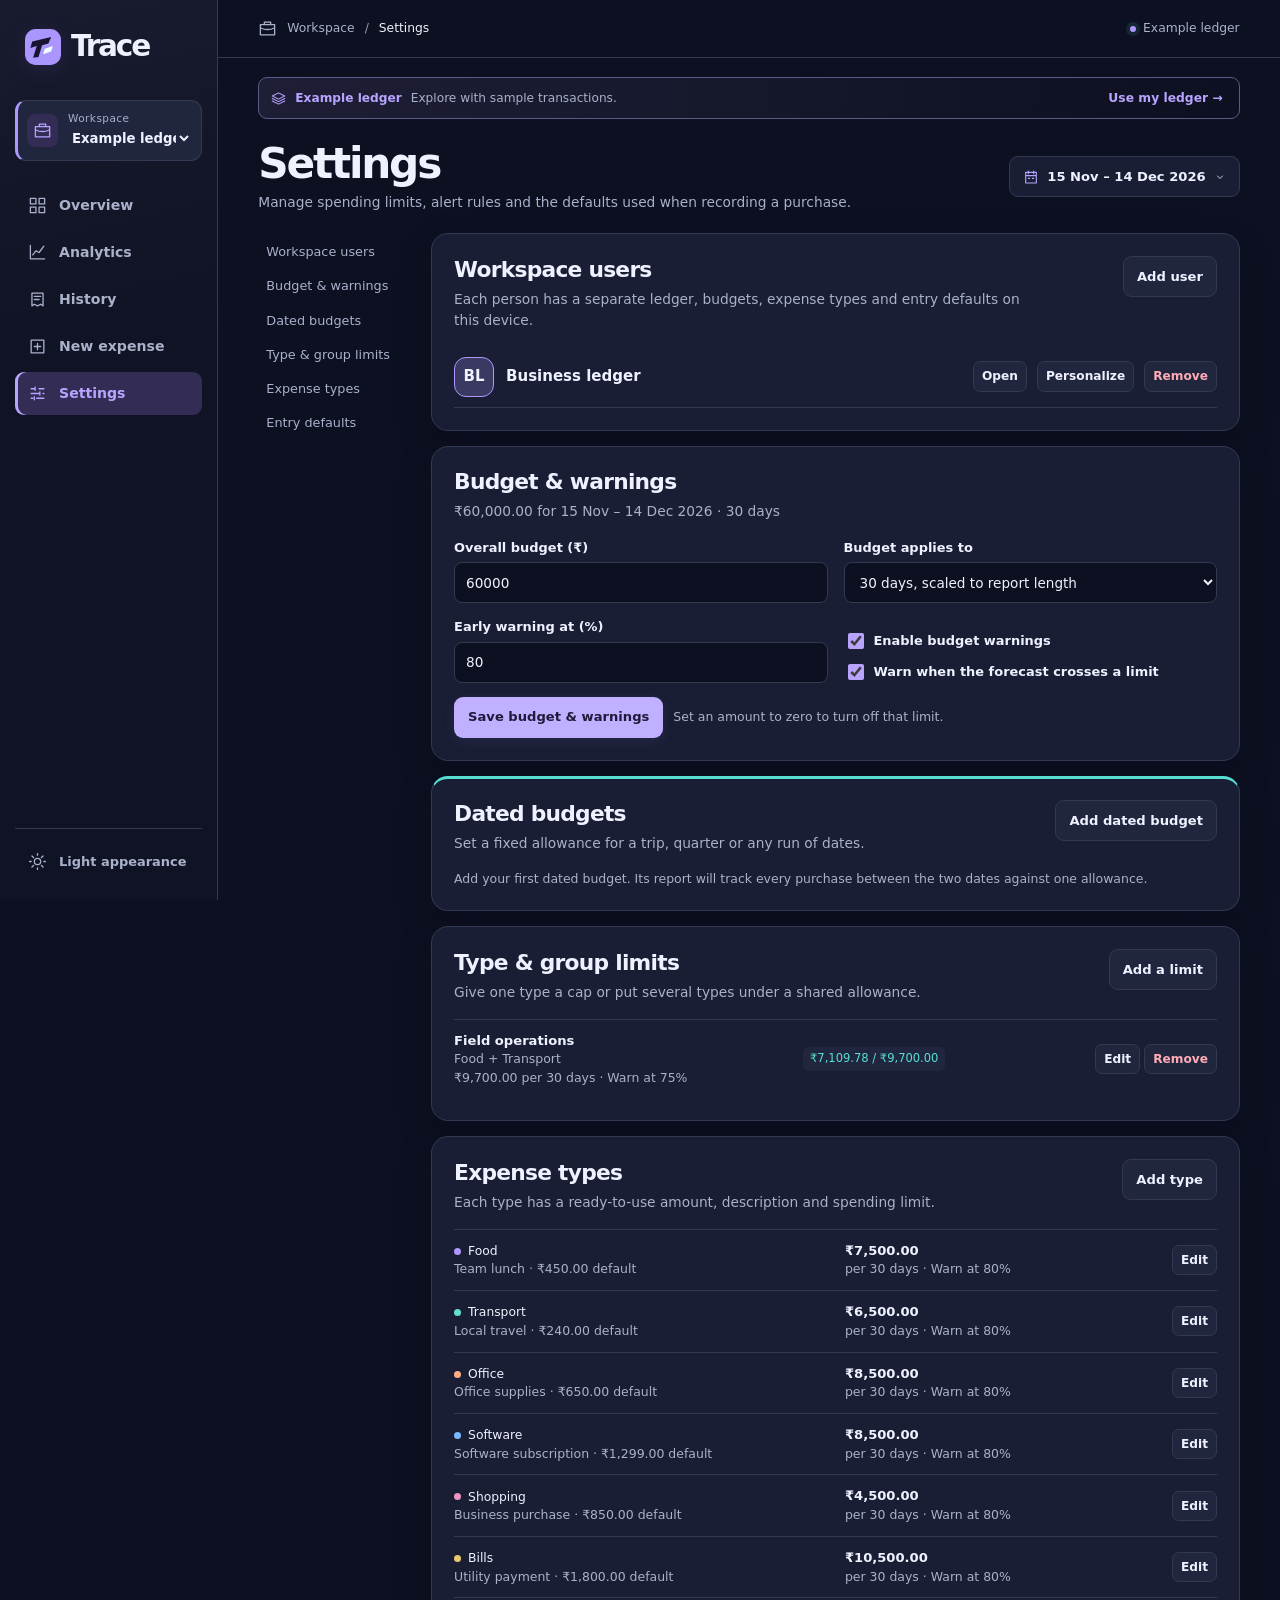
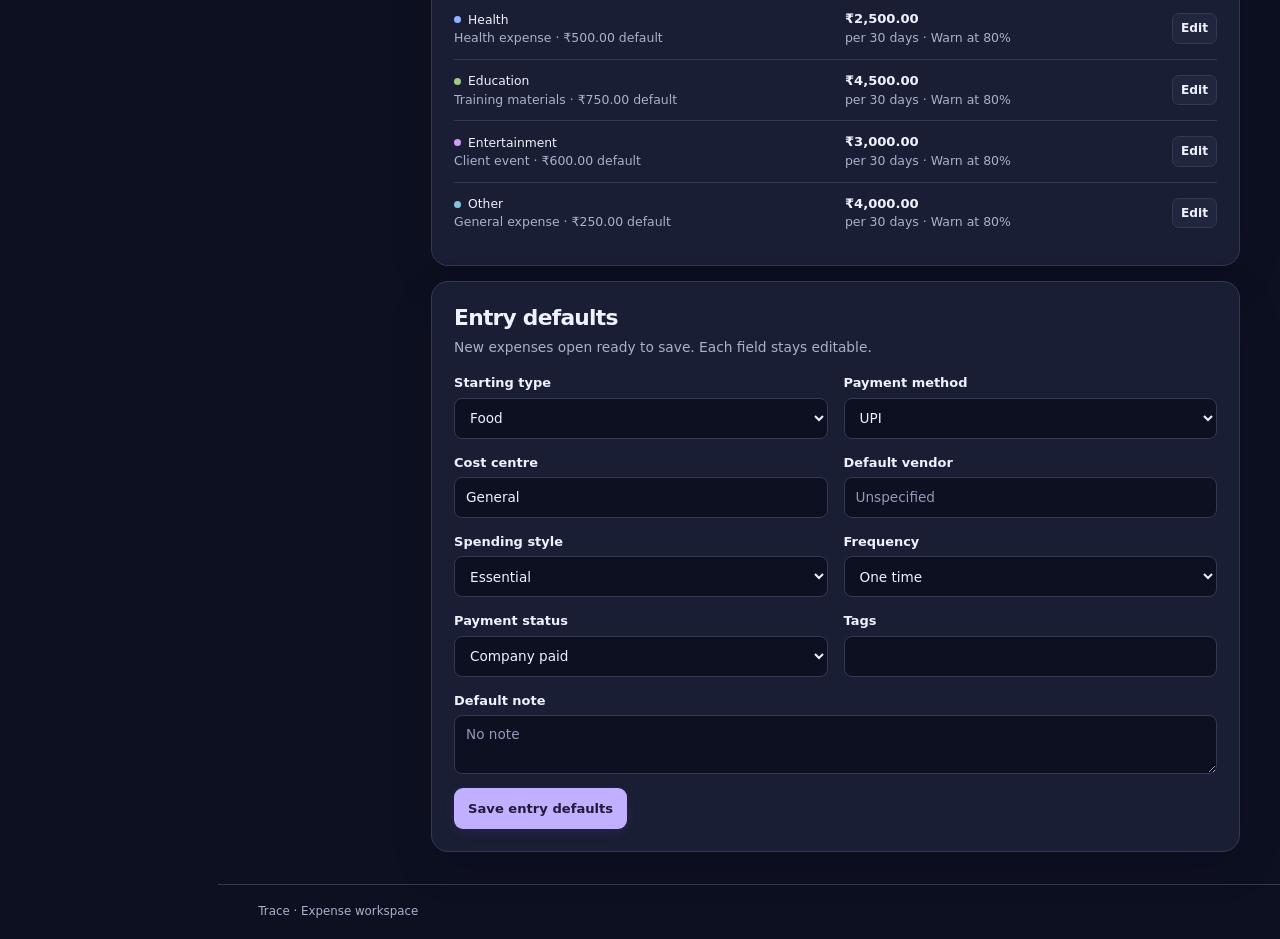
<file: settings.html>
<!doctype html>
<html lang="en">
  <head>
    <meta charset="utf-8">
    <meta name="viewport" content="width=device-width, initial-scale=1">
    <meta name="description" content="Set default budgets, shared or individual category limits, warning rules and entry defaults.">
    <meta name="theme-color" content="#101222">
    <title>Settings · Trace</title>
    <link rel="icon" href="data:image/svg+xml,%3Csvg%20xmlns%3D%22http%3A%2F%2Fwww.w3.org%2F2000%2Fsvg%22%20width%3D%2236%22%20height%3D%2236%22%20viewBox%3D%220%200%2040%2040%22%20aria-hidden%3D%22true%22%3E%3Crect%20width%3D%2240%22%20height%3D%2240%22%20rx%3D%2212%22%20fill%3D%22%23ab96ff%22%2F%3E%3Cpath%20d%3D%22M8%2014l21-5-3%207-7%202-4%2013-6%201%204-13-7%202z%22%20fill%3D%22%23171531%22%2F%3E%3Cpath%20d%3D%22m22%2022%209-3-2%206-9%203z%22%20fill%3D%22%23f2ffff%22%2F%3E%3C%2Fsvg%3E">
    <link rel="stylesheet" href="style.css">
    <script src="ledger.js" defer></script>
    <script src="reports.js" defer></script>
    <script src="charts.js" defer></script>
    <script src="settings.js" defer></script>
    <script src="profiles.js" defer></script>
    <script src="script.js" defer></script>
  </head>
  <body data-page="settings">
    <a class="skip" href="#main">Skip to content</a>
    <header class="rail">
      <a class="brand" href="index.html" aria-label="Trace home"><svg width="36" height="36" viewBox="0 0 40 40" aria-hidden="true"><rect width="40" height="40" rx="12" fill="#ab96ff"/><path d="M8 14l21-5-3 7-7 2-4 13-6 1 4-13-7 2z" fill="#171531"/><path d="m22 22 9-3-2 6-9 3z" fill="#f2ffff"/></svg><span>Trace</span></a>
      <label class="ledger-picker"><span class="icon" data-icon="briefcase" aria-hidden="true"></span><span>Workspace<select id="ledger" aria-label="Choose workspace"><option value="business">Business ledger</option><option value="example">Example ledger</option></select></span>
      </label>
      <nav class="nav" aria-label="Primary navigation">
        <a href="index.html"><span class="icon" data-icon="grid" aria-hidden="true"></span><span>Overview</span></a>
        <a href="analysis.html"><span class="icon" data-icon="chart" aria-hidden="true"></span><span>Analytics</span></a>
        <a href="history.html"><span class="icon" data-icon="history" aria-hidden="true"></span><span>History</span></a>
        <a href="input.html"><span class="icon" data-icon="plusbox" aria-hidden="true"></span><span>New expense</span></a>
        <a href="settings.html" aria-current="page"><span class="icon" data-icon="sliders" aria-hidden="true"></span><span>Settings</span></a>
      </nav>
      <div class="rail-foot"><button class="rail-link" id="theme-toggle" type="button"><span class="icon" data-icon="sun" aria-hidden="true"></span><span>Light appearance</span></button>
      </div>
    </header>
    <main class="workspace" id="main">
      <div class="topbar"><span class="breadcrumb"><span class="icon" data-icon="briefcase" aria-hidden="true"></span> Workspace <b>/</b> <span id="crumb">Settings</span></span><span class="local-status"><i></i> On this device</span>
      </div>
      <div class="page">
        <noscript>Enable JavaScript to open the ledger and its charts.</noscript>
        <aside id="example-banner" class="example-banner" hidden><span><span class="icon" data-icon="layers" aria-hidden="true"></span><strong>Example ledger</strong><span>Explore with sample transactions.</span></span><button id="use-business" type="button">Use my ledger →</button>
        </aside>
        <div class="page-head">
          <div>
            <h1>Settings</h1><p>Manage spending limits, alert rules and the defaults used when recording a purchase.</p>
          </div>
          <div class="actions"><button class="button date-button" type="button" data-range><span class="icon" data-icon="calendar" aria-hidden="true"></span><span class="range-label">Select interval</span><span class="icon" data-icon="chevron" aria-hidden="true"></span></button>
          </div>
        </div>
        <div class="settings-layout">
          <nav class="settings-index" aria-label="Settings sections"><a href="#users">Workspace users</a><a href="#budget">Budget &amp; warnings</a><a href="#dated">Dated budgets</a><a href="#rules">Type &amp; group limits</a><a href="#types">Expense types</a><a href="#defaults">Entry defaults</a>
          </nav>
          <div class="settings-stack">
            <section class="card" id="users"><div class="card-head"><div><h2>Workspace users</h2>
                <p>Each person has a separate ledger, budgets, expense types and entry defaults on this device.</p></div>
                <button class="button secondary" id="add-user" type="button">Add user</button></div>
                <div id="user-list" class="stack"></div></section>
            <section class="card" id="budget">
              <div class="card-head">
                <div>
                  <h2>Budget &amp; warnings</h2><p id="effective-budget"></p>
                </div>
              </div>
              <form id="budget-form" class="fields">
                <label>Overall budget (₹)<input name="cap" id="overall-cap" type="number" min="0" max="1000000000" step=".01" required>
                </label>
                <label>Budget applies to<select name="basis"><option value="scaled">30 days, scaled to report length</option><option value="fixed">Each selected interval, fixed amount</option></select>
                </label>
                <label>Early warning at (%)<input name="warning" type="number" min="1" max="100" step="1" required>
                </label>
                <div class="toggle-stack">
                  <label class="check"><input name="alerts" type="checkbox"> Enable budget warnings</label>
                  <label class="check"><input name="projection" type="checkbox"> Warn when the forecast crosses a limit</label>
                </div>
                <div class="wide actions"><button class="button primary">Save budget &amp; warnings</button><small>Set an amount to zero to turn off that limit.</small>
                </div>
              </form>
            </section>
            <section class="card plan-card" id="dated">
              <div class="card-head"><div><h2>Dated budgets</h2><p>Set a fixed allowance for a trip, quarter or any run of dates.</p></div>
                <button class="button secondary" id="new-plan" type="button">Add dated budget</button></div>
              <div class="stack" id="plan-list"></div>
            </section>
            <section class="card" id="rules">
              <div class="card-head">
                <div>
                  <h2>Type &amp; group limits</h2><p>Give one type a cap or put several types under a shared allowance.</p>
                </div>
                <button class="button secondary" id="new-rule" type="button">Add a limit</button>
              </div>
              <div id="rule-list" class="stack">
              </div>
            </section>
            <section class="card" id="types">
              <div class="card-head">
                <div>
                  <h2>Expense types</h2><p>Each type has a ready-to-use amount, description and spending limit.</p>
                </div>
                <button class="button secondary" id="new-type" type="button">Add type</button>
              </div>
              <div class="type-list" id="type-list">
              </div>
            </section>
            <section class="card" id="defaults">
              <div class="card-head">
                <div>
                  <h2>Entry defaults</h2><p>New expenses open ready to save. Each field stays editable.</p>
                </div>
              </div>
              <form class="fields" id="defaults-form">
                <label>Starting type<select name="category" required></select>
                </label>
                <label>Payment method<select name="paymentMethod"></select>
                </label>
                <label>Cost centre<input name="centre" type="text" required maxlength="50">
                </label>
                <label>Default vendor<input name="merchant" type="text" maxlength="60" placeholder="Unspecified">
                </label>
                <label>Spending style<select name="nature"><option value="essential">Essential</option><option value="flexible">Flexible</option></select>
                </label>
                <label>Frequency<select name="recurring"></select>
                </label>
                <label>Payment status<select name="status"></select>
                </label>
                <label>Tags<input name="tags" maxlength="80">
                </label>
                <label class="wide">Default note<textarea name="note" rows="2" maxlength="400" placeholder="No note"></textarea>
                </label><button class="button primary" type="submit">Save entry defaults</button>
              </form>
            </section>
          </div>
        </div>
      </div>
      <footer><span>Trace · Expense workspace</span>
      </footer>
    </main>
    <dialog id="modal" aria-labelledby="modal-title">
      <form id="modal-form">
        <div class="dialog-head">
          <h2 id="modal-title">Settings</h2><button type="button" id="modal-close" class="icon-button" aria-label="Close dialog">×</button>
        </div>
        <div id="modal-body">
        </div>
        <p id="modal-error" class="error" role="alert"></p>
        <div class="actions dialog-actions"><button type="button" class="button quiet" id="modal-cancel">Cancel</button><button type="submit" class="button primary" id="modal-save">Save</button>
        </div>
      </form>
    </dialog>
    <div class="toast" id="toast" role="status" aria-live="polite">
    </div>
  </body>
</html>
</file>
<file: style.css>
/* Unit III · The same palette drives controls, typography and the plotted data. */
:root {
  color-scheme: dark;
  --bg: #0d1020;
  --rail: #101323;
  --panel: #191e34;
  --sub: #20263e;
  --text: #eff1ff;
  --muted: #a9b1cb;
  --subtle: #909bb9;
  --edge: #333951;
  --track: #30364e;
  --violet: #b8a4ff;
  --mint: #58ded0;
  --peach: #ffb482;
  --blue: #88baff;
  --warn: #ffd297;
  --red: #ffacb6;
  --active: #332c55;
  --button: #c1afff;
  --button-ink: #211a3a;
  --wash: #22223c;
  --shadow: 0 15px 42px #03051426;
  --face: Inter,"Segoe UI",system-ui,sans-serif;
  --nums: "Segoe UI",Inter,system-ui,sans-serif;
  --rail-width: 218px;
  --radius: 17px;
}

:root[data-theme="light"] {
  color-scheme: light;
  --bg: #f3f3fa;
  --rail: #fdfcff;
  --panel: #fff;
  --sub: #f3f2fb;
  --text: #23223b;
  --muted: #565a74;
  --subtle: #626781;
  --edge: #dcdcea;
  --track: #e3e3f0;
  --violet: #6742c1;
  --mint: #087d75;
  --peach: #99502c;
  --blue: #3269b0;
  --warn: #86550d;
  --red: #a02c45;
  --active: #e8e0ff;
  --button: #6344bb;
  --button-ink: white;
  --wash: #eeebfb;
  --shadow: 0 12px 36px #28204d0a;
}

*,*::before,*::after {
  box-sizing: border-box;
}

html {
  scroll-padding-top: 18px;
}

body {
  margin: 0;
  min-height: 100vh;
  background: var(--bg);
  color: var(--text);
  font: 15px/1.5 var(--face);
  -webkit-font-smoothing: antialiased;
}

button,input,select,textarea {
  font: inherit;
  color: inherit;
}

button,select,summary {
  cursor: pointer;
}

button:disabled {
  opacity: .5;
  cursor: default;
}

a {
  color: var(--violet);
  text-underline-offset: .2em;
}

button {
  border: 0;
  background: none;
}

button,a,summary,input,select,textarea {
  outline-offset: 4px;
}

:focus-visible {
  outline: 2px solid var(--mint);
}

::selection {
  background: #a495e8;
  color: #101122;
}

[hidden] {
  display: none!important;
}

h1,h2,h3,p,figure,fieldset,dl,dd,ul,ol {
  margin: 0;
}

h1 {
  font-size: clamp(2rem,3.3vw,3rem);
  font-weight: 650;
  line-height: 1.07;
  letter-spacing: -.052em;
}

h2 {
  font-size: clamp(1.1rem,1.7vw,1.4rem);
  font-weight: 650;
  letter-spacing: -.034em;
  line-height: 1.28;
}

h3 {
  font-size: 1rem;
  font-weight: 650;
  letter-spacing: -.015em;
}

img,svg {
  max-width: 100%;
}

a,button {
  touch-action: manipulation;
}

.icon,.rail-link>svg,.signal>svg {
  display: inline-flex;
  flex: none;
  align-items: center;
  justify-content: center;
}

.icon svg,.rail-link>svg,.card-head>.icon,.signal svg,.rule-signal>svg,.metric svg {
  width: 19px;
  height: 19px;
}

.sr,.skip:not(:focus) {
  position: absolute;
  width: 1px;
  height: 1px;
  margin: -1px;
  padding: 0;
  overflow: hidden;
  clip-path: inset(50%);
  white-space: nowrap;
  border: 0;
}

.skip:focus {
  position: fixed;
  z-index: 40;
  top: 8px;
  left: 8px;
  background: var(--panel);
  padding: 10px 16px;
}

.rail {
  position: fixed;
  z-index: 5;
  inset: 0 auto 0 0;
  display: flex;
  flex-direction: column;
  width: var(--rail-width);
  padding: 29px 15px 18px;
  border-right: 1px solid var(--edge);
  background: linear-gradient(167deg,color-mix(in srgb,var(--violet) 5%,var(--rail)),var(--rail) 40%);
}

.brand {
  display: flex;
  align-items: center;
  gap: 10px;
  width: fit-content;
  padding-inline: 10px;
  color: var(--text);
  text-decoration: none;
  font-size: 1.85rem;
  font-weight: 720;
  letter-spacing: -.075em;
  line-height: 1;
}

.brand svg {
  filter: drop-shadow(0 4px 10px #8168dd24);
}

.ledger-picker {
  display: flex;
  align-items: center;
  gap: 10px;
  margin: 35px 0 23px;
  padding: 10px 9px;
  border: 1px solid var(--edge);
  border-radius: 11px;
  background: var(--sub);
  min-width: 0;
}

.ledger-picker>.icon {
  width: 31px;
  height: 33px;
  border-radius: 8px;
  background: var(--active);
  color: var(--violet);
}

.ledger-picker>span:last-child {
  display: grid;
  min-width: 0;
  flex: 1;
  gap: 0;
  color: var(--muted);
  font-size: .66rem;
  letter-spacing: .04em;
}

.ledger-picker select {
  padding: 0 2px 0 0;
  border: 0;
  border-radius: 2px;
  min-height: 23px;
  background: transparent;
  color: var(--text);
  font-size: .83rem;
  font-weight: 680;
  max-width: 100%;
}

select option {
  background: var(--panel);
  color: var(--text);
}

.nav {
  display: grid;
  gap: 4px;
}

.nav a,.rail-link {
  display: flex;
  align-items: center;
  gap: 12px;
  padding: 11px 13px;
  border-radius: 9px;
  color: var(--muted);
  font-size: .88rem;
  font-weight: 570;
  text-decoration: none;
}

.nav a:hover,.rail-link:hover {
  background: var(--sub);
  color: var(--text);
}

.nav a[aria-current="page"] {
  color: var(--violet);
  background: var(--active);
  box-shadow: inset 3px 0 var(--violet);
}

.nav a[aria-current="page"] .icon {
  color: var(--violet);
}

.rail-foot {
  display: grid;
  gap: 2px;
  margin-top: auto;
  border-top: 1px solid var(--edge);
  padding-top: 12px;
}

.rail-link {
  font-size: .81rem;
}

.workspace {
  margin-left: var(--rail-width);
  min-width: 0;
}

.topbar,.page,footer {
  width: min(100%,1540px);
  margin-inline: auto;
  padding-inline: clamp(20px,3.15vw,52px);
}

.topbar {
  min-height: 58px;
  display: flex;
  align-items: center;
  justify-content: space-between;
  gap: 10px;
  border-bottom: 1px solid var(--edge);
  color: var(--muted);
  font-size: .77rem;
}

.breadcrumb,.local-status,.actions,.key,.card-head,.chips,.rule-signal,.row-card {
  display: flex;
  align-items: center;
  gap: 10px;
}

.breadcrumb b {
  color: var(--subtle);
  font-weight: 400;
}

.breadcrumb>span:last-child {
  color: var(--text);
}

.local-status {
  gap: 7px;
}

.local-status i,.legend-list i,.type-pill i,.shortcut i {
  display: inline-block;
  flex: none;
  width: 8px;
  height: 8px;
  border-radius: 50%;
  background: var(--swatch,var(--mint));
}

.local-status i {
  width: 6px;
  height: 6px;
  box-shadow: 0 0 0 4px color-mix(in srgb,var(--mint) 10%,transparent);
}

.page {
  padding-block: 19px 32px;
  display: grid;
  align-content: start;
  gap: 17px;
  min-height: calc(100vh - 124px);
}

.page>* {
  min-width: 0;
}

.page-head {
  display: flex;
  align-items: center;
  justify-content: space-between;
  gap: 16px;
  padding: 5px 0 4px;
}

.page-head p,.card-head p,.row-card>div>p {
  color: var(--muted);
  font-size: .86rem;
  margin-top: 5px;
  max-width: 68ch;
}

.page-head .actions {
  flex-shrink: 0;
}

.actions,.chips {
  flex-wrap: wrap;
}

.button,.small-btn,.chips button,.icon-button,.text-button {
  display: inline-flex;
  align-items: center;
  justify-content: center;
  gap: 8px;
  font-weight: 650;
  text-decoration: none;
  transition: background .14s,transform .14s,border-color .14s;
}

.button {
  min-height: 41px;
  border: 1px solid var(--edge);
  border-radius: 9px;
  padding: 8px 13px;
  background: var(--panel);
  color: var(--text);
  font-size: .82rem;
}

.button .icon svg {
  width: 16px;
  height: 16px;
}

.button.primary {
  background: var(--button);
  color: var(--button-ink);
  border-color: transparent;
  box-shadow: 0 3px 12px #7a66d520;
}

.button.primary:hover {
  filter: brightness(1.08);
}

.button.secondary {
  background: var(--sub);
}

.button:hover,.small-btn:hover,.chips button:hover,.icon-button:hover {
  border-color: var(--violet);
}

.button:active,.small-btn:active {
  transform: translateY(1px);
}

.quiet {
  background: transparent;
}

.date-button {
  font-variant-numeric: tabular-nums;
}

.date-button>.icon:first-child {
  color: var(--violet);
}

.date-button>.icon:last-child svg {
  width: 12px;
}

.example-banner {
  display: flex;
  align-items: center;
  justify-content: space-between;
  gap: 8px;
  border: 1px solid color-mix(in srgb,var(--violet) 31%,var(--edge));
  border-radius: 9px;
  padding: 7px 12px;
  background: linear-gradient(100deg,color-mix(in srgb,var(--violet) 10%,var(--bg)),var(--bg));
  font-size: .76rem;
}

.example-banner>span {
  display: flex;
  align-items: center;
  gap: 9px;
  color: var(--muted);
}

.example-banner .icon {
  color: var(--violet);
}

.example-banner svg {
  width: 15px;
  height: 15px;
}

.example-banner strong,.example-banner button {
  color: var(--violet);
}

.example-banner button {
  font-weight: 650;
  font-size: .77rem;
  padding: 4px;
}

.rule-signal {
  width: fit-content;
  color: var(--warn);
  border: 1px solid color-mix(in srgb,var(--warn) 28%,var(--edge));
  border-radius: 7px;
  background: color-mix(in srgb,var(--warn) 7%,var(--panel));
  text-decoration: none;
  font-size: .76rem;
  padding: 5px 9px;
}

.rule-signal>svg {
  width: 15px;
  height: 15px;
}

.rule-signal b {
  margin-left: 6px;
}

.rule-signal span {
  color: var(--muted);
}

.kpis {
  display: grid;
  grid-template-columns: repeat(4,minmax(0,1fr));
  gap: 12px;
}

.metric,.card {
  min-width: 0;
  border: 1px solid var(--edge);
  border-radius: var(--radius);
  background: var(--panel);
  box-shadow: var(--shadow);
}

.metric {
  position: relative;
  overflow: hidden;
  isolation: isolate;
  padding: 16px 17px 15px;
  --accent: var(--violet);
}

.metric.teal {
  --accent: var(--mint);
}

.metric.peach {
  --accent: var(--peach);
}

.metric.blue {
  --accent: var(--blue);
}

.metric::before {
  content: "";
  position: absolute;
  inset: 0;
  z-index: -1;
  background: radial-gradient(ellipse at 92% 0%,color-mix(in srgb,var(--accent) 13%,transparent),transparent 62%);
}

.metric>div {
  display: flex;
  align-items: center;
  justify-content: space-between;
  gap: 8px;
  font-size: .79rem;
  font-weight: 550;
  color: var(--muted);
}

.metric svg {
  width: 17px;
  height: 17px;
  color: var(--accent);
}

.metric>strong {
  display: block;
  margin: 10px 0 4px;
  overflow-wrap: anywhere;
  font: 650 clamp(1.24rem,2.1vw,2.15rem)/1.1 var(--nums);
  letter-spacing: -.045em;
  font-variant-numeric: tabular-nums;
}

.metric>small,.fine,.plot-readout,.chart-caption,.card small,footer {
  color: var(--muted);
  font-size: .78rem;
}

.report-grid,.report-pair,.entry-grid,.settings-layout {
  display: grid;
  grid-template-columns: minmax(0,1.8fr) minmax(240px,1fr);
  gap: 15px;
  align-items: start;
}

.report-grid {
  align-items: stretch;
}

.report-pair {
  grid-template-columns: repeat(2,minmax(0,1fr));
  align-items: stretch;
}

.card {
  padding: clamp(16px,1.7vw,25px);
}

.card-head {
  justify-content: space-between;
  align-items: flex-start;
  margin-bottom: 16px;
}

.card-head h2 {
  margin: 0;
}

.card-head>.icon {
  color: var(--subtle);
}

.stack,.settings-stack {
  display: grid;
  gap: 15px;
  min-width: 0;
}

.curve-card {
  position: relative;
  background: radial-gradient(ellipse at 91% 0%,color-mix(in srgb,var(--violet) 12%,transparent),transparent 65%),var(--panel);
}

.key {
  gap: 12px;
  flex-wrap: wrap;
  color: var(--muted);
  font-size: .72rem;
  font-weight: 570;
}

.key span {
  display: flex;
  gap: 5px;
  align-items: center;
  white-space: nowrap;
}

.key span::before {
  content: "";
  width: 14px;
  border-top: 3px solid var(--violet);
  border-radius: 2px;
}

.key .mint-dot::before {
  border-top: 3px dashed var(--mint);
}

.key .grey-dot::before {
  border-color: var(--subtle);
}

.plot,.inspect-plot {
  width: 100%;
  min-width: 0;
}

.plot svg {
  display: block;
  width: 100%;
  height: auto;
  overflow: visible;
}

.inspect-plot {
  cursor: crosshair;
  touch-action: pan-y;
}

.gridline {
  stroke: var(--edge);
  stroke-width: 1;
  stroke-dasharray: 3 5;
}

.axis-label,.node-label,.ring-label {
  font: 11px var(--face);
  fill: var(--muted);
  font-variant-numeric: tabular-nums;
}

.node-label {
  fill: var(--text);
  font-size: 12px;
}

.actual-line,.future-line {
  fill: none;
  stroke: var(--violet);
  stroke-width: 3;
  stroke-linecap: round;
  stroke-linejoin: round;
}

.future-line {
  stroke: var(--mint);
  stroke-width: 2.8;
  stroke-dasharray: 6 5;
}

.split-line,.scan-line {
  stroke: var(--subtle);
  stroke-width: 1;
  stroke-dasharray: 3 4;
  opacity: .7;
}

.scan-dot {
  fill: var(--panel);
  stroke: var(--text);
  stroke-width: 2;
}

.plot-readout {
  margin-top: 4px;
  color: var(--text);
  font-variant-numeric: tabular-nums;
}

.chart-caption {
  border-top: 1px solid var(--edge);
  margin-top: 12px;
  padding-top: 10px;
  display: flex;
  flex-wrap: wrap;
  justify-content: space-between;
  gap: 8px;
}

.chart-caption:has(details[open]) {
  display: block;
}

.table-disclosure {
  font-size: .77rem;
  color: var(--muted);
}

.table-disclosure summary,.entry-details summary {
  color: var(--violet);
  font-weight: 620;
  width: fit-content;
}

.table-disclosure .table-wrap {
  max-height: 250px;
  margin-top: 8px;
}

.empty-plot {
  min-height: 165px;
  display: grid;
  place-content: center;
  text-align: center;
  justify-items: center;
  gap: 9px;
  color: var(--muted);
  font-size: .84rem;
}

.empty-orbit {
  width: 32px;
  height: 32px;
  border: 3px solid var(--track);
  border-top-color: var(--violet);
  border-radius: 50%;
}

.mix-card {
  display: grid;
  align-content: start;
}

.mix-card .card-head {
  margin-bottom: 0;
}

#mix-chart>svg {
  display: block;
  width: clamp(112px,10.7vw,150px);
  margin: -2px auto 0;
}

.ring-value {
  fill: var(--text);
  font: 650 28px var(--nums);
  letter-spacing: -.04em;
}

.ring-label {
  font-size: 8px;
  letter-spacing: .12em;
}

.legend-list {
  display: grid;
  gap: 2px;
}

.legend-list>a,.legend-list>div {
  display: grid;
  grid-template-columns: 8px minmax(0,1fr) auto auto;
  align-items: center;
  gap: 8px;
  padding: 3px 2px;
  color: var(--text);
  text-decoration: none;
  font-size: .77rem;
}

.legend-list a:hover {
  color: var(--violet);
}

.legend-list b {
  color: var(--muted);
  font-size: .7rem;
  font-weight: 550;
}

.legend-list small {
  width: 6.8em;
  text-align: right;
  font-variant-numeric: tabular-nums;
}

.ribbon {
  opacity: .58;
  cursor: pointer;
  transition: opacity .14s;
}

.ribbon:hover,.ribbon:focus-visible {
  opacity: 1;
  outline: 0;
  filter: drop-shadow(0 0 2px var(--text));
}

.current-bar {
  fill: var(--violet);
}

.previous-bar {
  fill: var(--subtle);
  opacity: .68;
}

.bars {
  display: grid;
  gap: 10px;
}

.bar-row {
  display: grid;
  grid-template-columns: minmax(60px,1fr) minmax(30px,1.25fr) auto;
  align-items: center;
  gap: 10px;
  font-size: .79rem;
}

.bar-row>div {
  height: 6px;
  background: var(--track);
  border-radius: 8px;
}

.bar-row i {
  display: block;
  width: var(--width);
  height: 100%;
  border-radius: inherit;
  background: var(--swatch);
}

.bar-row b {
  min-width: 5em;
  text-align: right;
  font-weight: 580;
  font-variant-numeric: tabular-nums;
}

#vendor-insight {
  margin-top: 16px;
}

.sub-link,.text-button {
  font-size: .79rem;
  color: var(--violet);
  font-weight: 630;
  text-decoration: none;
}

.sub-link:hover,.text-button:hover {
  text-decoration: underline;
}

.alert-list {
  display: grid;
  grid-template-columns: repeat(auto-fit,minmax(min(100%,260px),1fr));
  gap: 9px;
}

.signal {
  display: flex;
  align-items: flex-start;
  gap: 10px;
  border-radius: 10px;
  background: var(--sub);
  padding: 11px 13px;
  min-width: 0;
  border-left: 2px solid var(--mint);
}

.signal>i,.signal>svg {
  color: var(--mint);
}

.signal.watch,.signal.critical {
  border-color: var(--warn);
}

.signal.critical {
  border-color: var(--red);
}

.signal.watch>i {
  color: var(--warn);
}

.signal.critical>i {
  color: var(--red);
}

.signal strong {
  font-size: .83rem;
}

.signal strong span {
  color: var(--warn);
  font-size: .69rem;
  margin-left: 4px;
}

.signal.critical strong span {
  color: var(--red);
}

.signal small,.setting-row small {
  display: block;
}

.table-wrap {
  width: 100%;
  max-width: 100%;
  overflow: auto;
}

.table-wrap:focus-visible {
  outline-offset: -2px;
}

table {
  width: 100%;
  border-collapse: collapse;
  text-align: left;
  font-size: .82rem;
  font-variant-numeric: tabular-nums;
}

th,td {
  border-bottom: 1px solid var(--edge);
  padding: 10px 9px;
  vertical-align: middle;
}

thead th {
  color: var(--muted);
  font-size: .72rem;
  font-weight: 565;
  white-space: nowrap;
}

tbody th {
  font-weight: 600;
}

tbody tr:last-child>* {
  border-bottom: 0;
}

tbody tr:nth-child(even) {
  background: color-mix(in srgb,var(--sub) 30%,transparent);
}

tbody tr:hover {
  background: var(--sub);
}

td:first-child,th:first-child {
  padding-left: 2px;
}

th small,td small {
  display: block;
  color: var(--muted);
  font-weight: 450;
  font-size: .73rem;
}

.num {
  text-align: right;
  white-space: nowrap;
  font-weight: 640;
}

tfoot th,tfoot td {
  border-top: 2px solid var(--edge);
  border-bottom: 0;
}

.type-pill {
  display: inline-flex;
  align-items: center;
  gap: 7px;
  white-space: nowrap;
  font-size: .77rem;
  color: var(--text);
}

.type-pill i {
  width: 7px;
  height: 7px;
}

.record-button {
  color: inherit;
  text-align: left;
  padding: 0;
}

.record-button:hover strong {
  text-decoration: underline;
  color: var(--violet);
}

body[data-page="history"] .table-wrap table {
  min-width: 800px;
}

body[data-page="index"] .table-wrap table {
  min-width: 475px;
}

.row-card {
  justify-content: space-between;
  flex-wrap: wrap;
}

.empty {
  padding: 16px 0;
  color: var(--muted);
}

.fields,.filter-grid {
  display: grid;
  grid-template-columns: repeat(2,minmax(0,1fr));
  gap: 14px 16px;
}

fieldset {
  min-width: 0;
  padding: 0;
  border: 0;
}

.wide {
  grid-column: 1/-1;
}

label:not(.ledger-picker) {
  display: grid;
  min-width: 0;
  align-content: start;
  gap: 5px;
  font-size: .81rem;
  font-weight: 600;
  color: var(--text);
}

input:not([type="checkbox"]):not([type="radio"]):not([type="range"]),select,textarea {
  width: 100%;
  min-width: 0;
  min-height: 41px;
  padding: 8px 11px;
  border: 1px solid var(--edge);
  border-radius: 8px;
  background: var(--bg);
  font-size: .85rem;
  font-weight: 470;
}

input[type="color"] {
  padding: 3px!important;
}

input[type="file"] {
  font-size: .76rem!important;
}

input::file-selector-button {
  border: 1px solid var(--edge);
  border-radius: 5px;
  background: var(--sub);
  color: var(--text);
  padding: 4px 8px;
  margin-right: 9px;
}

.ledger-picker select {
  border: 0;
  background: none;
  min-height: 23px;
  padding: 0!important;
}

input::placeholder,textarea::placeholder {
  color: var(--subtle);
}

input:user-invalid,textarea:user-invalid {
  border-color: var(--red)!important;
}

input[type="checkbox"],input[type="radio"] {
  accent-color: var(--violet);
  width: 16px;
  height: 16px;
}

textarea {
  resize: vertical;
}

input:focus,select:focus,textarea:focus {
  border-color: var(--violet);
}

small {
  font-weight: 450;
}

label.check {
  display: flex;
  align-items: center;
  gap: 7px;
}

.check input {
  flex-shrink: 0;
}

.toggle-stack {
  display: grid;
  align-content: end;
  gap: 9px;
}

.fields>.button {
  justify-self: start;
}

.error,.fatal {
  color: var(--red);
  font-size: .85rem;
}

.error:not(:empty) {
  margin: 12px 0;
}

.entry-grid {
  grid-template-columns: minmax(0,1.65fr) minmax(230px,.9fr);
}

.entry-details {
  margin: 18px 0;
  padding: 14px 0;
  border-block: 1px solid var(--edge);
}

.entry-details>div {
  margin-top: 15px;
}

#expense-form .text-button {
  grid-column: 1/-1;
  justify-self: start;
  padding: 0;
  font-size: .73rem;
}

.shortcut-list {
  display: grid;
  gap: 6px;
}

.shortcut-list h3 {
  margin: 16px 0 2px;
  font-size: .78rem;
  color: var(--muted);
}

.shortcut {
  display: flex;
  align-items: center;
  gap: 8px;
  width: 100%;
  text-align: left;
  padding: 8px 10px;
  border: 1px solid var(--edge);
  border-radius: 8px;
  background: var(--sub);
  font-size: .8rem;
}

.shortcut:hover {
  border-color: var(--violet);
}

.shortcut span {
  flex: 1;
}

.shortcut b {
  font-variant-numeric: tabular-nums;
  font-size: .77rem;
}

.impact-row {
  margin: 0 0 12px;
}

.impact-row>div {
  display: flex;
  align-items: center;
  justify-content: space-between;
  gap: 7px;
}

.impact-row strong {
  font-size: .8rem;
}

meter {
  display: block;
  width: 100%;
  height: 11px;
  accent-color: var(--mint);
}

.state {
  display: inline-block;
  padding: 3px 7px;
  border-radius: 5px;
  background: var(--sub);
  color: var(--mint);
  font-size: .72rem;
}

.state.watch {
  color: var(--warn);
}

.state.critical {
  color: var(--red);
}

.receipt-thumb,.full-receipt {
  display: block;
  object-fit: contain;
  max-height: 300px;
  border-radius: 7px;
}

.receipt-thumb {
  max-height: 100px;
  margin-bottom: 6px;
}

.filter-grid {
  grid-template-columns: repeat(4,minmax(0,1fr));
  align-items: end;
  gap: 10px;
  margin-bottom: 15px;
}

.small-btn,.chips button,.icon-button {
  border: 1px solid var(--edge);
  border-radius: 7px;
  padding: 5px 8px;
  background: var(--sub);
  color: var(--text);
  font-size: .76rem;
}

.small-btn.danger {
  color: var(--red);
}

.small-btn.danger:hover {
  border-color: var(--red);
}

.pager {
  justify-content: flex-end;
  font-size: .8rem;
  margin-top: 12px;
}

.settings-layout {
  grid-template-columns: 158px minmax(0,1fr);
}

.settings-index {
  position: sticky;
  top: 14px;
  display: grid;
  gap: 3px;
  padding: 3px 0;
}

.settings-index a {
  color: var(--muted);
  font-size: .8rem;
  text-decoration: none;
  border-radius: 5px;
  padding: 6px 8px;
}

.settings-index a:hover {
  color: var(--violet);
  background: var(--sub);
}

.type-list {
  display: grid;
}

.setting-row {
  display: grid;
  grid-template-columns: minmax(130px,1.2fr) minmax(100px,1fr) auto;
  align-items: center;
  gap: 8px;
  padding: 11px 0;
  border-top: 1px solid var(--edge);
  font-size: .82rem;
}

.setting-row>div {
  min-width: 0;
  overflow-wrap: anywhere;
}

.setting-row .actions {
  justify-content: flex-end;
  gap: 4px;
}

dialog {
  color: var(--text);
  border: 1px solid var(--edge);
  border-radius: 17px;
  padding: 22px;
  width: min(490px,calc(100vw - 24px));
  max-height: 88dvh;
  overflow: auto;
  background: var(--panel);
  box-shadow: 0 24px 85px #02040b85;
}

dialog::backdrop {
  background: #080a17ae;
  backdrop-filter: blur(4px);
}

.dialog-head {
  display: flex;
  align-items: center;
  justify-content: space-between;
  gap: 8px;
  margin-bottom: 16px;
}

.icon-button {
  font-size: 1.1rem;
  width: 31px;
  height: 31px;
}

.dialog-actions {
  margin-top: 18px;
  justify-content: flex-end;
}

.dialog-head h2 {
  overflow-wrap: anywhere;
}

#modal-body {
  display: grid;
  gap: 14px;
}

#modal-body p {
  font-size: .86rem;
}

.chips {
  gap: 6px;
}

.chips button[aria-pressed="true"] {
  background: var(--active);
  color: var(--violet);
  border-color: var(--violet);
}

.member-field {
  border: 1px solid var(--edge);
  border-radius: 8px;
  padding: 8px 10px;
}

.member-field legend {
  font-size: .8rem;
  font-weight: 650;
}

.members {
  display: grid;
  grid-template-columns: 1fr 1fr;
  gap: 5px;
  padding-block: 8px;
}

.facts>div {
  display: grid;
  grid-template-columns: 6rem 1fr;
  gap: 10px;
  border-bottom: 1px solid var(--edge);
  padding: 6px 0;
  font-size: .84rem;
}

.facts dt {
  color: var(--muted);
}

.facts dd {
  overflow-wrap: anywhere;
}

.toast {
  position: fixed;
  z-index: 15;
  right: 16px;
  bottom: 16px;
  max-width: min(400px,calc(100vw - 32px));
  pointer-events: none;
  opacity: 0;
  transform: translateY(6px);
  transition: opacity .15s,transform .15s;
}

.toast.show {
  opacity: 1;
  transform: none;
  padding: 10px 16px;
  background: var(--text);
  color: var(--bg);
  border-radius: 8px;
  box-shadow: var(--shadow);
  font-size: .84rem;
}

footer {
  display: flex;
  justify-content: space-between;
  align-items: center;
  gap: 12px;
  min-height: 55px;
  border-top: 1px solid var(--edge);
  font-size: .74rem;
}

#example-banner,.metric,.curve-card {
  animation: arrive .28s ease-out;
}

@keyframes arrive {
  from {
    transform: translateY(3px);
  }
  to {
    transform: none;
  }
}

.heat-grid {
  display: grid;
  grid-template-columns: repeat(14,minmax(0,1fr));
  gap: 5px;
}

.heat-grid a {
  display: grid;
  place-items: center;
  min-height: 29px;
  background: var(--track);
  color: var(--muted);
  border-radius: 5px;
  text-decoration: none;
  font-size: .71rem;
  font-variant-numeric: tabular-nums;
}

.heat-grid a[data-level="1"],.heat-key i:nth-of-type(1) {
  background: #353955;
  color: #eeedff;
}

.heat-grid a[data-level="2"],.heat-key i:nth-of-type(2) {
  background: #565185;
  color: white;
}

.heat-grid a[data-level="3"],.heat-key i:nth-of-type(3) {
  background: #9686ce;
  color: #141327;
}

.heat-grid a[data-level="4"],.heat-key i:nth-of-type(4) {
  background: #bcabff;
  color: #1d1831;
}

.heat-key {
  display: flex;
  align-items: center;
  gap: 4px;
  color: var(--muted);
  font-size: .71rem;
}

.heat-key i {
  width: 11px;
  height: 11px;
  border-radius: 2px;
}

.heat-grid a:hover {
  outline: 2px solid var(--mint);
}

.decision-flow {
  display: grid;
  grid-template-columns: repeat(5,minmax(0,1fr));
  list-style: none;
  padding: 0;
  gap: 15px;
}

.decision-flow li {
  position: relative;
  border: 1px solid var(--edge);
  border-radius: 8px;
  padding: 9px;
  background: var(--sub);
  display: grid;
  align-content: center;
  overflow-wrap: anywhere;
}

.decision-flow strong {
  font-size: .83rem;
}

.decision-flow li+li::before {
  position: absolute;
  content: "→";
  left: -14px;
  top: 50%;
  transform: translateY(-50%);
  color: var(--subtle);
}

.decision-flow li:last-child {
  border-color: var(--violet);
}

#decision-rule {
  max-width: 235px;
}

@media(max-width:670px) {
  .heat-grid {
    grid-template-columns: repeat(7,minmax(0,1fr));
  }
  .decision-flow {
    grid-template-columns: 1fr;
    gap: 13px;
  }
  .decision-flow li {
    grid-template-columns: 1fr 1fr;
  }
  .decision-flow li+li::before {
    content: "↓";
    left: 12px;
    top: -8px;
  }
}

@media(min-width:1500px) {
  :root {
    --rail-width: 244px;
  }
  .page {
    gap: 21px;
  }
  .rail {
    padding-inline: 19px;
  }
}

@media(max-width:1150px) {
  :root {
    --rail-width: 184px;
  }
  .rail {
    padding-inline: 10px;
  }
  .page,.topbar,footer {
    padding-inline: 22px;
  }
  .page-head {
    align-items: flex-start;
    flex-wrap: wrap;
  }
  .settings-layout {
    grid-template-columns: 1fr;
  }
  .settings-index {
    position: static;
    display: flex;
    flex-wrap: wrap;
  }
  .report-grid {
    grid-template-columns: minmax(0,1.6fr) minmax(219px,1fr);
  }
}

@media(max-width:850px) {
  :root {
    --rail-width: 0px;
  }
  .rail {
    position: relative;
    inset: auto;
    display: flex;
    flex-direction: row;
    align-items: center;
    justify-content: space-between;
    width: 100%;
    padding: 9px 17px;
    border-bottom: 1px solid var(--edge);
    border-right: 0;
  }
  .brand {
    font-size: 1.5rem;
    padding: 0;
  }
  .brand svg {
    width: 30px;
    height: 30px;
  }
  .ledger-picker {
    margin: 0 0 0 auto;
    padding: 2px 6px;
    background: transparent;
    border: 0;
    gap: 5px;
  }
  .ledger-picker>.icon {
    width: 28px;
    height: 28px;
  }
  .rail-foot {
    display: flex;
    margin: 0 0 0 7px;
    padding: 0;
    border: 0;
  }
  .rail-foot a {
    display: none;
  }
  .rail-foot .rail-link {
    padding: 8px;
  }
  .rail-foot button span {
    display: none;
  }
  .nav {
    position: fixed;
    z-index: 10;
    bottom: 0;
    left: 0;
    right: 0;
    display: grid;
    grid-template-columns: repeat(5,minmax(0,1fr));
    gap: 1px;
    padding: 4px max(5px,env(safe-area-inset-left)) max(5px,env(safe-area-inset-bottom));
    background: var(--rail);
    border-top: 1px solid var(--edge);
  }
  .nav a {
    flex-direction: column;
    justify-content: center;
    gap: 3px;
    padding: 5px 1px;
    font-size: .64rem;
  }
  .nav svg {
    width: 17px;
    height: 17px;
  }
  .nav a[aria-current="page"] {
    box-shadow: none;
  }
  .workspace {
    padding-bottom: 56px;
  }
  .topbar {
    min-height: 38px;
  }
  .toast {
    bottom: 65px;
  }
  .page,.topbar,footer {
    padding-inline: 18px;
  }
  .page {
    padding-top: 13px;
  }
  .brand,.rail-foot,.ledger-picker {
    flex-shrink: 0;
  }
}

@media(max-width:670px) {
  .kpis {
    grid-template-columns: repeat(2,minmax(0,1fr));
    gap: 8px;
  }
  .report-grid,.report-pair,.entry-grid {
    grid-template-columns: 1fr;
  }
  .page-head {
    gap: 12px;
  }
  .page-head .actions {
    flex-shrink: 1;
  }
  .filter-grid {
    grid-template-columns: repeat(2,minmax(0,1fr));
  }
  .metric {
    padding: 12px;
  }
  .metric>strong {
    font-size: 1.46rem;
  }
  .page,.topbar,footer {
    padding-inline: 12px;
  }
  .page {
    gap: 12px;
  }
  .example-banner>span>span:not(.icon) {
    display: none;
  }
  .rule-signal {
    gap: 6px;
    font-size: .71rem;
  }
  .card-head {
    gap: 8px;
    flex-wrap: wrap;
  }
  .chart-caption {
    gap: 6px;
  }
  #mix-chart>svg {
    width: 132px;
  }
  .mix-card {
    grid-template-columns: 1fr 1.4fr;
    align-items: center;
    gap: 3px 8px;
  }
  .mix-card .card-head {
    grid-column: 1/-1;
  }
  .legend-list>a,.legend-list>div {
    grid-template-columns: 7px 1fr auto;
  }
  .legend-list small {
    display: none;
  }
  .setting-row {
    grid-template-columns: 1fr 1fr;
  }
  .setting-row .actions {
    justify-content: flex-start;
  }
  .settings-index {
    gap: 2px;
  }
  .settings-index a {
    padding: 3px 6px;
  }
  .curve-card .key {
    gap: 6px;
  }
}

@media(max-width:410px) {
  .metric>small {
    font-size: .73rem;
  }
  .page-head h1 {
    font-size: 2rem;
  }
  .rule-signal span {
    max-width: 42vw;
    overflow: hidden;
    text-overflow: ellipsis;
    white-space: nowrap;
  }
  .fields {
    gap: 10px;
  }
  .card {
    padding: 14px;
  }
  .date-button,.button {
    font-size: .78rem;
    padding: 7px 10px;
  }
  .entry-grid .fields,.settings-stack .fields,dialog .fields {
    grid-template-columns: 1fr;
  }
  .filter-grid {
    gap: 8px;
  }
  .members {
    grid-template-columns: 1fr;
  }
  .legend-list {
    font-size: .7rem;
  }
  .topbar {
    font-size: .71rem;
  }
}

@media(max-width:670px) {
  .page:has(#kpis)>.example-banner {
    order: -6;
  }
  .page:has(#kpis)>.page-head {
    order: -5;
  }
  .page:has(#kpis)>.rule-signal {
    order: -4;
  }
  .page:has(#kpis)>.report-grid {
    display: contents;
  }
  .page:has(#kpis) .curve-card {
    order: -3;
  }
  .page:has(#kpis)>.kpis {
    order: -2;
  }
  .page:has(#kpis) .mix-card {
    order: -1;
  }
}

@media(prefers-reduced-motion:reduce) {
  *,*::before,*::after {
    animation: none!important;
    transition: none!important;
    scroll-behavior: auto!important;
  }
}

@media print {
  .rail,.topbar,footer,.toast,.page-head .actions,.example-banner,.sub-link,.rule-signal,.table-disclosure,.button,dialog {
    display: none!important;
  }
  .workspace {
    margin: 0;
    padding: 0;
  }
  .page {
    width: 100%;
    padding: 0;
  }
  .card,.metric {
    break-inside: avoid;
    box-shadow: none;
  }
  .report-pair,.report-grid {
    grid-template-columns: 1fr 1fr;
  }
  :root {
    color-scheme: light;
    --bg: white;
    --panel: white;
    --text: #111;
    --muted: #42455d;
    --sub: #f2f1fb;
    --edge: #bbb;
    --violet: #6742c1;
    --mint: #087d75;
    --track: #eee;
  }
  * {
    print-color-adjust: exact;
  }
}

.mix-more {
  grid-column: 1/-1;
  margin-top: 8px;
  width: fit-content;
}

#type-report table {
  min-width: 600px;
}

#type-report tbody a {
  text-decoration: none;
}

#type-report tbody a:hover {
  text-decoration: underline;
}

#trend-grouping {
  margin-block: 3px;
  max-width: 215px;
}

.empty-plot .small-btn { justify-self: center; }

/* The forecast surface uses the same semantic colours in light and dark themes. */
.curve-card {
  background:
    radial-gradient(ellipse at 88% 0%, color-mix(in srgb,var(--mint) 14%,transparent), transparent 45%),
    radial-gradient(ellipse at 5% 12%, color-mix(in srgb,var(--violet) 16%,transparent), transparent 63%),
    var(--panel);
  border-color: color-mix(in srgb,var(--violet) 28%,var(--edge));
}
/* Unit III: one native radio group controls four views of the same records. */
.view-switch {display:grid;grid-template-columns:repeat(4,minmax(0,1fr));padding:4px;margin:0 0 .65rem;gap:3px;border:1px solid var(--edge);border-radius:12px;background:var(--bg);min-width:0;}
.view-switch label {position:relative;cursor:pointer;}
.view-switch input {position:absolute;opacity:0;width:1px;height:1px;}
.view-switch span {display:grid;place-items:center;text-align:center;height:100%;padding:.5rem .2rem;border-radius:8px;font-size:.8rem;font-weight:600;color:var(--muted);}
.view-switch input:checked + span {background:var(--active);color:var(--violet);}
.view-switch input:focus-visible + span {outline:2px solid var(--mint);outline-offset:-2px;}
.chart-filters summary {width:fit-content;color:var(--violet);font-weight:600;font-size:.84rem;}
.scope-controls {display:grid;grid-template-columns:repeat(auto-fit,minmax(min(100%,140px),1fr));gap:9px;padding:10px 0;}
.scope-controls label {min-width:0;font-size:.79rem;color:var(--muted);}
.scope-controls input,.scope-controls select {width:100%;min-width:0;margin-top:3px;}
#scope-summary {margin:.6rem 0;}
.occurrence-panel {margin-top:13px;}
.occurrence-panel h3 {margin:0 0 8px;font-size:.92rem;}
.day-outlook {display:grid;grid-template-columns:repeat(auto-fit,minmax(min(100%,58px),1fr));gap:4px;}
.day-cell {display:grid;align-content:start;gap:3px;padding:6px;border-radius:8px;background:var(--sub);min-width:0;font-size:.72rem;}
.day-cell small,.day-cell span {color:var(--muted);}
.day-cell i {position:relative;height:27px;border-bottom:1px solid var(--edge);}
.day-cell i::after {content:"";position:absolute;inset:auto 10% 0;height:var(--bar);border-radius:3px 3px 0 0;background:var(--mint);}
.day-cell strong {color:var(--mint);}
.group-key {display:flex;flex-wrap:wrap;gap:.4rem 1rem;font-size:.78rem;}
.group-key span {display:inline-flex;align-items:center;gap:.35rem;}
.group-key i {width:.65rem;height:.65rem;background:var(--swatch);border-radius:2px;}
.purchase-mark {fill:var(--violet);stroke:var(--violet);cursor:pointer;}
.purchase-mark:hover,.purchase-mark:focus {fill:var(--mint);stroke:var(--mint);outline:none;stroke-width:3;}
.curve-card [hidden] {display:none;}
@media(max-width:480px){.view-switch {grid-template-columns:repeat(2,minmax(0,1fr));}}
.series-label {display: inline-flex;align-items: center;flex-wrap: wrap;gap: .5rem;margin-top: .65rem;color: var(--muted);font-size: .75rem;}
.series-label select {width: auto;max-width: 13rem;padding: .22rem .5rem;min-height: 30px;background-color: var(--sub);}
.forecast-hero {
  display: flex;
  align-items: center;
  justify-content: space-between;
  flex-wrap: wrap;
  gap: 10px 20px;
  padding: 12px 0 16px;
  border-top: 1px solid var(--edge);
}
.forecast-label,.horizon-label,.forecast-stats dt,.plan-row small {
  display: block;
  font-size: .75rem;
  font-weight: 600;
  color: var(--muted);
}
.forecast-hero strong {
  display: block;
  font: 620 clamp(1.8rem,3.4vw,3.5rem)/1.12 var(--nums);
  font-variant-numeric: tabular-nums;
  letter-spacing: -.045em;
  margin: .2rem 0;
}
.forecast-hero small,.forecast-stats small {color: var(--muted);font-size: .75rem;}
.horizon-label select {display: block;margin-top: 4px;width: auto;}
.forecast-stats {
  display: grid;
  grid-template-columns: repeat(3,minmax(0,1fr));
  margin: 14px 0;
  padding: 14px 0;
  border-block: 1px solid var(--edge);
}
.forecast-stats div {padding: 0 12px;min-width: 0;}
.forecast-stats div:first-child {padding-left: 0;}
.forecast-stats div + div {border-left: 1px solid var(--edge);}
.forecast-stats dd {margin: .2rem 0;color: var(--mint);font-size: 1.15rem;font-weight: 650;overflow-wrap: anywhere;}
.forecast-hero[hidden],.forecast-stats[hidden] {display: none;}
.jump-node {fill: var(--mint);stroke: var(--panel);stroke-width: .8;}
.budget-outlook {grid-column: 1/-1;align-self: stretch;margin-top: 14px;padding: 16px;border-radius: 12px;background: color-mix(in srgb,var(--mint) 6%,var(--sub));border: 1px solid var(--edge);}
.budget-outlook[hidden] {display: none;}
.budget-outlook h3,.budget-outlook p {margin: 0 0 .3rem;}
.budget-outlook p,.budget-outlook small {color: var(--muted);font-size: .79rem;}
.allowance-track {position: relative;height: .5rem;margin: .75rem 0;border-radius: 1em;background: var(--track);overflow: hidden;}
.allowance-track i,.allowance-track b {position: absolute;inset: 0 auto 0 0;border-radius: inherit;}
.allowance-track i {width: var(--outlook);background: repeating-linear-gradient(120deg,var(--mint) 0 2px,transparent 2px 5px);}
.allowance-track b {width: var(--used);background: var(--violet);}
.ledger-picker {border-inline-start:3px solid var(--profile-accent,var(--violet));}
.local-status span {overflow:hidden;text-overflow:ellipsis;white-space:nowrap;max-width:clamp(82px,18vw,230px);}
.local-status i {background:var(--profile-accent,var(--mint));}
.user-row {display:flex;gap:12px;align-items:center;flex-wrap:wrap;border-bottom:1px solid var(--edge);padding:.65rem 0;}
.user-row>div:not(.actions) {flex:1;min-width:8rem;overflow-wrap:anywhere;}
.user-row small {display:block;color:var(--muted);}
.profile-avatar {display:grid;place-items:center;flex:0 0 2.5rem;height:2.5rem;border-radius:12px;font-weight:750;color:var(--text);background:color-mix(in srgb,var(--user-colour) 22%,var(--panel));border:1px solid var(--user-colour);}
.plan-card {border-top: 3px solid var(--mint);}
.plan-row {display: grid;gap: .55rem;padding: 1rem;border: 1px solid var(--edge);border-radius: 12px;background: var(--sub);}
.plan-row h3 {margin: .15rem 0;}
.plan-row meter {width: 100%;}
@media(max-width: 520px) {
  .forecast-stats {grid-template-columns: 1fr;gap: .5rem;}
  .forecast-stats div,.forecast-stats div + div {display: grid;grid-template-columns: minmax(0,1fr) auto;align-items: baseline;border: 0;padding: 0;}
  .forecast-stats dd {font-size: 1rem;margin: 0;}
  .forecast-stats small {grid-column: 1/-1;}
}
</file>
